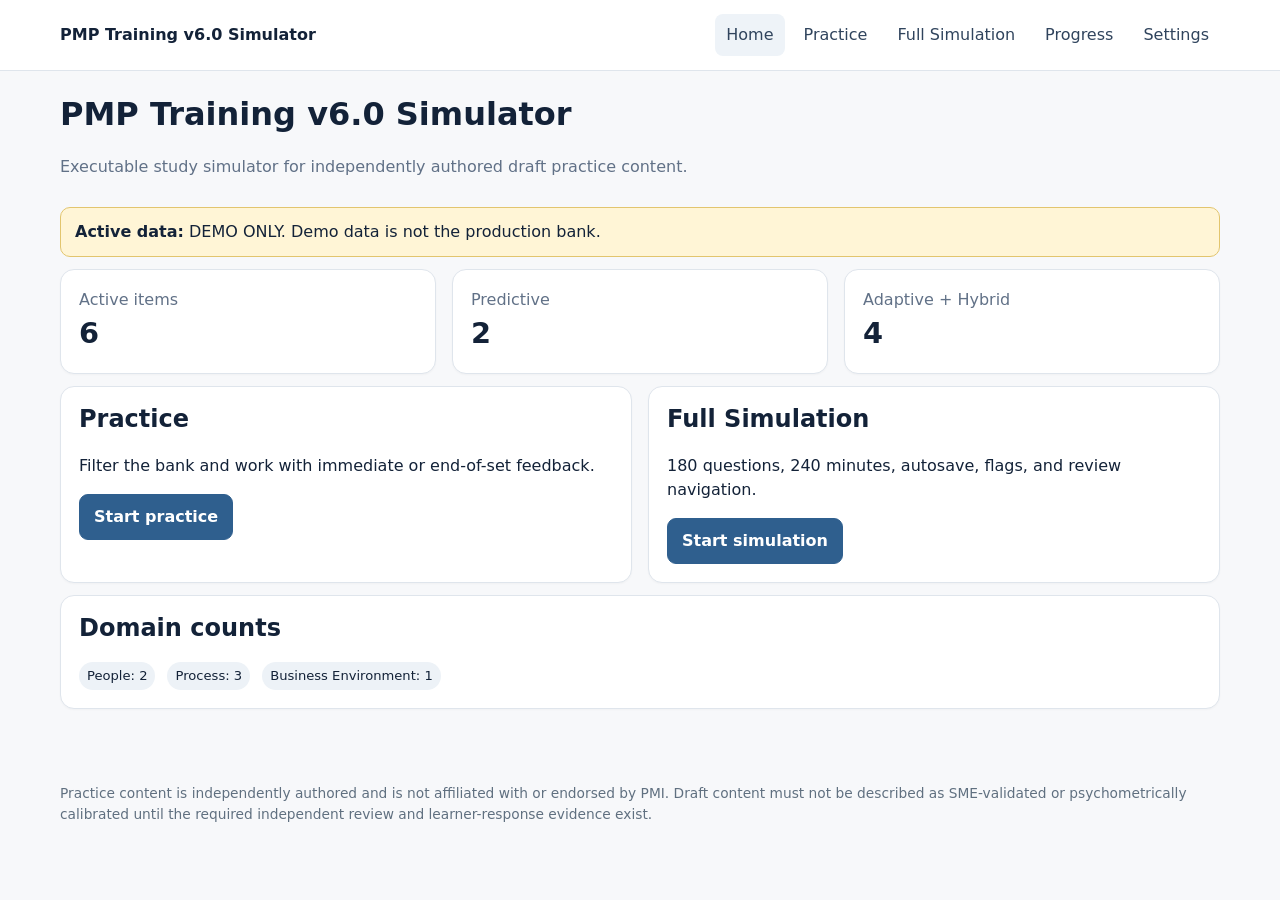
<file: index.html>
<!doctype html><html lang="en"><head><meta charset="utf-8"><meta name="viewport" content="width=device-width,initial-scale=1"><meta name="theme-color" content="#2f5f8e"><title>PMP Training v6.0 Simulator</title><link rel="manifest" href="manifest.webmanifest?v=0.2.8"><link rel="icon" href="icon-192.svg" type="image/svg+xml"><link rel="stylesheet" href="styles.css?v=0.2.8"><link rel="stylesheet" href="matching-a11y.css?v=0.2.8"><link rel="stylesheet" href="uat-fixes.css?v=0.2.8"></head><body><a class="skip-link" href="#main">Skip to content</a><div class="shell"><header class="topbar"><div class="topbar-inner"><div class="brand">PMP Training v6.0 Simulator</div><nav class="nav" aria-label="Primary"><button data-view="home">Home</button><button data-view="practice">Practice</button><button data-view="simulation">Full Simulation</button><button data-view="progress">Progress</button><button data-view="settings">Settings</button></nav></div></header><main class="main" id="main" tabindex="-1"></main><footer class="footer">Practice content is independently authored and is not affiliated with or endorsed by PMI. Draft content must not be described as SME-validated or psychometrically calibrated until the required independent review and learner-response evidence exist.</footer></div><script src="core.js?v=0.2.8"></script><script src="demo-data.js?v=0.2.8"></script><script src="app.js?v=0.2.8"></script><script src="matching-ui.js?v=0.2.8"></script><script src="accessibility-fixes.js?v=0.2.8"></script><!-- runtime-shell-v0.2.8-uat-remediation --></body></html>
</file>
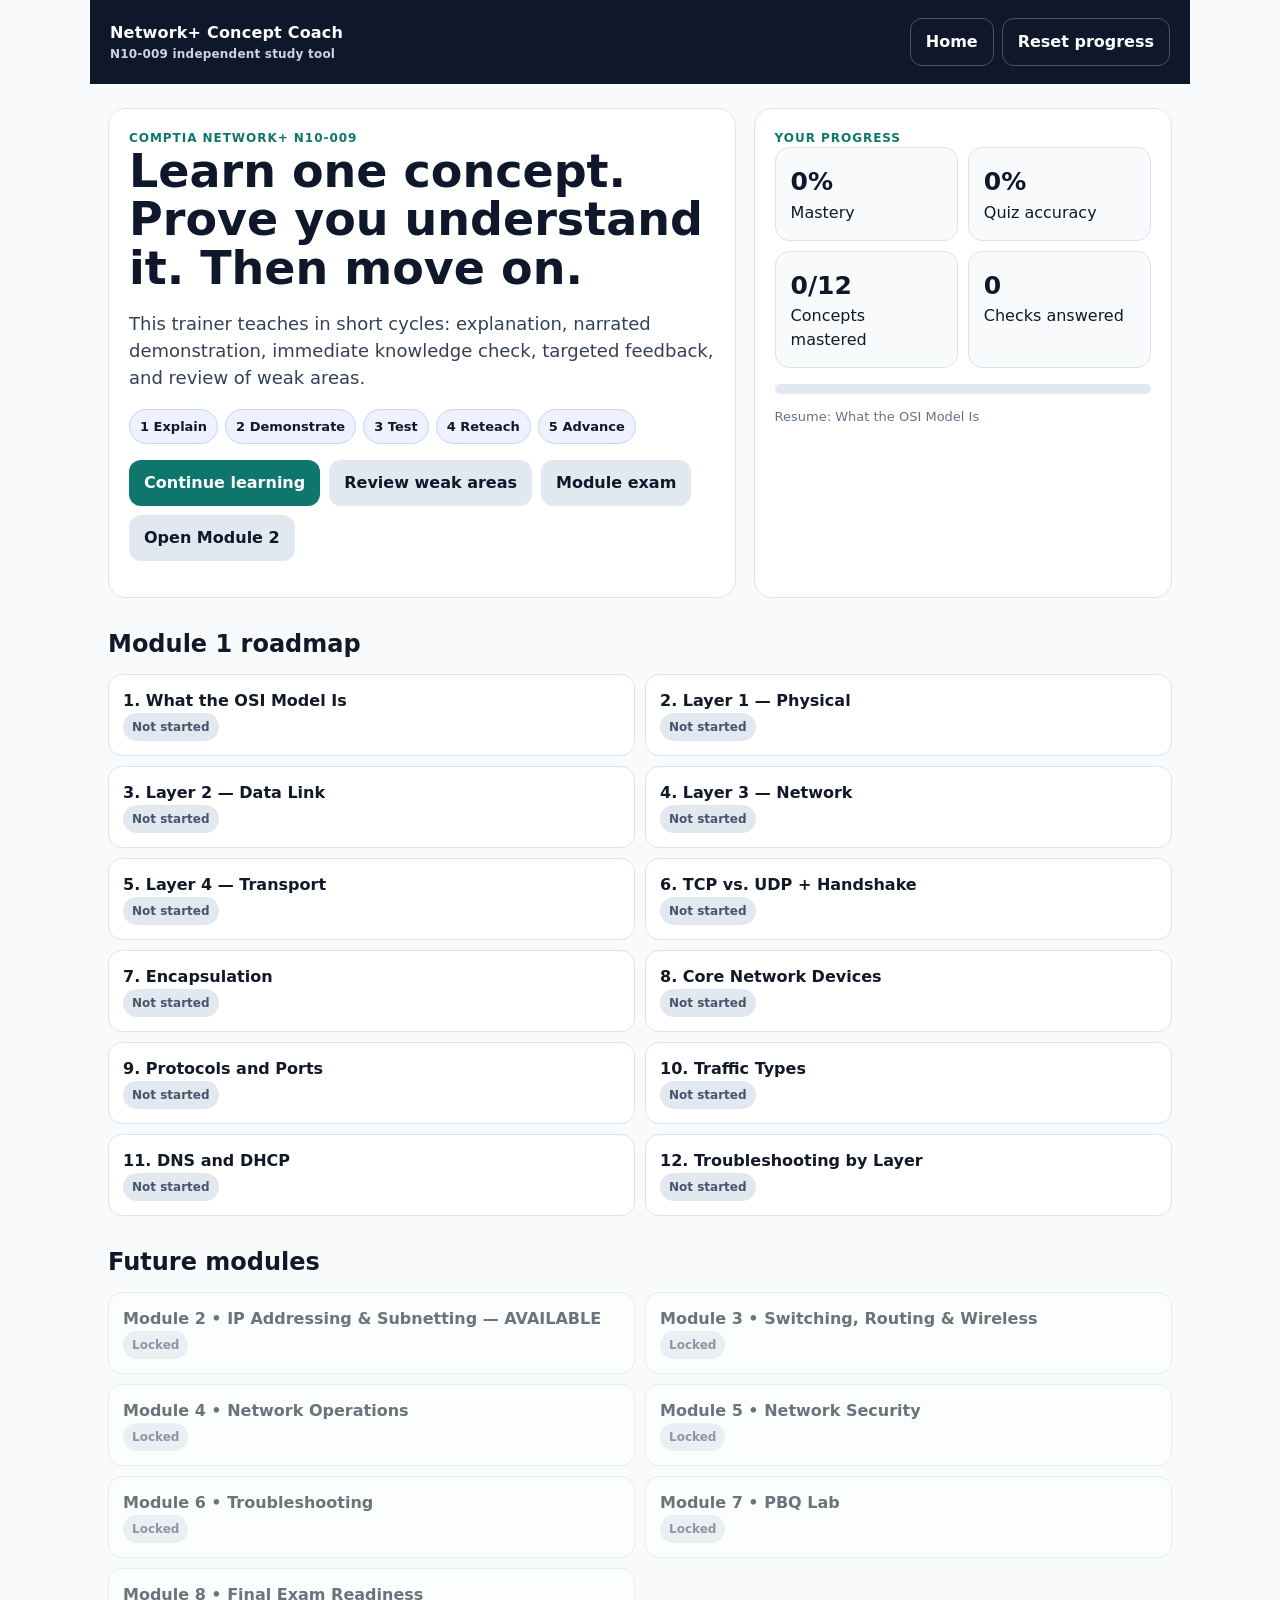
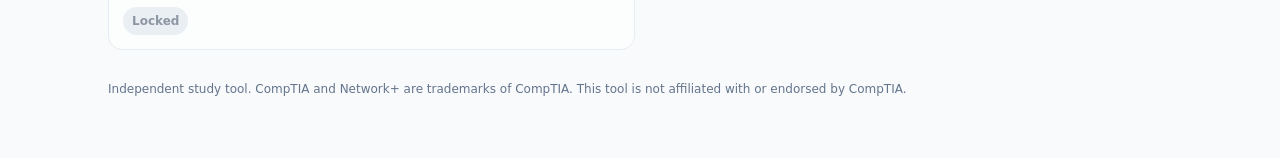
<file: network-plus/index.html>
<!doctype html>
<html lang="en">
<head>
<meta charset="utf-8">
<meta name="viewport" content="width=device-width,initial-scale=1">
<title>Network+ Concept Coach</title>
<meta name="theme-color" content="#0f172a">
<style>
:root{--navy:#0f172a;--navy2:#172554;--ink:#111827;--muted:#64748b;--line:#dbe4ee;--bg:#f8fafc;--card:#fff;--accent:#0f766e;--accent2:#ccfbf1;--good:#166534;--goodbg:#dcfce7;--bad:#991b1b;--badbg:#fee2e2;--warn:#92400e;--warnbg:#fef3c7}
*{box-sizing:border-box}body{margin:0;font-family:Inter,ui-sans-serif,system-ui,-apple-system,BlinkMacSystemFont,"Segoe UI",sans-serif;background:var(--bg);color:var(--ink);line-height:1.5}
button,select,input{font:inherit}.app{max-width:1100px;margin:auto;min-height:100vh}.topbar{background:var(--navy);color:white;padding:18px 20px;display:flex;justify-content:space-between;gap:14px;align-items:center;position:sticky;top:0;z-index:10}.brand{font-weight:800;letter-spacing:.2px}.brand small{display:block;font-size:12px;font-weight:600;color:#cbd5e1}.top-actions{display:flex;gap:8px;flex-wrap:wrap}
.btn{border:0;border-radius:12px;padding:11px 15px;min-height:44px;font-weight:750;cursor:pointer}.btn:focus-visible,.choice:focus-visible,.navbtn:focus-visible,select:focus-visible{outline:3px solid #67e8f9;outline-offset:2px}.btn-primary{background:var(--accent);color:white}.btn-secondary{background:#e2e8f0;color:#0f172a}.btn-ghost{background:transparent;color:white;border:1px solid #475569}.btn-danger{background:#b91c1c;color:white}.btn:disabled{opacity:.5;cursor:not-allowed}
main{padding:24px 18px 48px}.hero{display:grid;grid-template-columns:1.5fr 1fr;gap:18px;align-items:stretch}.panel{background:var(--card);border:1px solid var(--line);border-radius:18px;padding:20px}.hero h1{font-size:clamp(28px,6vw,46px);line-height:1.05;margin:0 0 12px;color:var(--navy)}.eyebrow{font-size:12px;font-weight:850;letter-spacing:.08em;text-transform:uppercase;color:var(--accent)}.lead{font-size:18px;color:#334155;max-width:65ch}.method{display:flex;gap:7px;flex-wrap:wrap;margin:16px 0}.chip{padding:7px 10px;background:#eef2ff;border:1px solid #c7d2fe;border-radius:999px;font-size:13px;font-weight:700}.stats{display:grid;grid-template-columns:repeat(2,1fr);gap:10px}.stat{background:#f8fafc;border:1px solid var(--line);border-radius:14px;padding:15px}.stat strong{display:block;font-size:25px;color:var(--navy)}.section-title{margin:28px 0 12px}.roadmap{display:grid;grid-template-columns:repeat(2,minmax(0,1fr));gap:10px}.road{border:1px solid var(--line);padding:14px;border-radius:14px;background:white}.road.locked{opacity:.6}.road b{display:block}.progress{height:10px;background:#e2e8f0;border-radius:999px;overflow:hidden}.progress>span{display:block;height:100%;background:var(--accent);width:0}.footer-note{font-size:12px;color:var(--muted);margin-top:30px}
.learning-grid{display:grid;grid-template-columns:250px 1fr;gap:18px}.sidebar{align-self:start;position:sticky;top:92px}.navbtn{display:flex;width:100%;text-align:left;border:1px solid var(--line);background:white;padding:10px 12px;border-radius:10px;margin:6px 0;cursor:pointer;gap:8px;align-items:center}.navbtn.active{border-color:var(--accent);background:var(--accent2)}.navbtn.mastered:after{content:"✓";margin-left:auto;color:var(--good);font-weight:900}
.lesson h2{font-size:30px;margin:6px 0 8px}.lesson h3{margin-top:24px}.concept-box{background:#f8fafc;border-left:5px solid var(--accent);padding:16px;border-radius:10px}.audio-row,.demo-controls,.lesson-actions{display:flex;gap:9px;flex-wrap:wrap;align-items:center;margin:16px 0}.speed{display:flex;gap:6px;align-items:center}.speed select{min-height:44px;border:1px solid var(--line);border-radius:10px;padding:8px 10px;background:white}
.demo{border:1px solid var(--line);border-radius:16px;background:#020617;color:white;overflow:hidden;margin:16px 0}.demo-head{padding:13px 16px;background:#111827;display:flex;justify-content:space-between;gap:12px;align-items:center}.demo-stage{min-height:230px;padding:26px;display:flex;align-items:center;justify-content:center;text-align:center;position:relative}.scene{width:100%;max-width:760px}.scene-title{font-size:22px;font-weight:800;margin-bottom:14px}.diagram{display:flex;gap:10px;justify-content:center;align-items:center;flex-wrap:wrap}.node{background:#1e293b;border:2px solid #475569;border-radius:14px;padding:14px 16px;min-width:105px}.node.active{border-color:#5eead4;box-shadow:0 0 0 3px rgba(94,234,212,.12)}.arrow{font-size:26px;color:#94a3b8}.caption{background:#111827;border-top:1px solid #334155;padding:14px 16px;min-height:62px;color:#e2e8f0}.demo-progress{height:5px;background:#334155}.demo-progress span{display:block;height:100%;background:#2dd4bf;width:0}.step-dots{display:flex;gap:6px;justify-content:center;margin-top:12px}.dot{width:9px;height:9px;border-radius:50%;background:#475569}.dot.active{background:#2dd4bf}
.question{margin-top:22px;border-top:1px solid var(--line);padding-top:20px}.choice{width:100%;text-align:left;margin:7px 0;padding:13px 14px;border-radius:12px;border:1px solid #cbd5e1;background:white;cursor:pointer;min-height:48px}.choice.selected{border-color:var(--accent);background:var(--accent2)}.choice.correct{border-color:var(--good);background:var(--goodbg)}.choice.wrong{border-color:var(--bad);background:var(--badbg)}.feedback{margin-top:14px;padding:14px;border-radius:12px}.feedback.good{background:var(--goodbg);color:#14532d}.feedback.bad{background:var(--badbg);color:#7f1d1d}.feedback.neutral{background:#eef2ff;color:#312e81}.hidden{display:none!important}.badge{display:inline-flex;border-radius:999px;padding:5px 9px;font-size:12px;font-weight:800}.badge-good{background:var(--goodbg);color:var(--good)}.badge-warn{background:var(--warnbg);color:var(--warn)}.badge-muted{background:#e2e8f0;color:#475569}
.exam-shell{max-width:800px;margin:auto}.exam-meta{display:flex;justify-content:space-between;gap:10px;flex-wrap:wrap}.exam-option{margin:9px 0}.summary-grid{display:grid;grid-template-columns:repeat(2,1fr);gap:10px}.weak-list{display:grid;gap:9px}.weak-item{border:1px solid var(--line);border-radius:12px;padding:12px;background:white}
.toast{position:fixed;right:14px;bottom:14px;background:#111827;color:white;padding:12px 14px;border-radius:12px;max-width:340px;z-index:20}
@media(max-width:760px){.hero,.learning-grid{grid-template-columns:1fr}.roadmap{grid-template-columns:1fr}.sidebar{position:static}.topbar{align-items:flex-start}.demo-stage{min-height:260px;padding:18px}.node{min-width:88px;padding:12px}.hero h1{font-size:34px}.summary-grid{grid-template-columns:1fr}}
@media(prefers-reduced-motion:reduce){*{scroll-behavior:auto!important;animation:none!important;transition:none!important}}
</style>
</head>
<body>
<div class="app" id="app">
<header class="topbar">
<div class="brand">Network+ Concept Coach<small>N10-009 independent study tool</small></div>
<div class="top-actions">
<button class="btn btn-ghost" id="homeBtn" type="button">Home</button>
<button class="btn btn-ghost" id="resetBtn" type="button">Reset progress</button>
</div>
</header>
<main id="main" aria-live="polite"></main>
</div>
<script>
(function(){
"use strict";
var STORAGE="networkplus-concept-coach-v1";
var state=loadState();
var view={screen:"home",unit:0,q:0,selected:null,answered:false,review:false,exam:null,demoTimer:null,demoStep:0,demoPlaying:false,speechRate:1};

var units=[
{id:"osi",title:"What the OSI Model Is",objective:"N10-009 • Networking Concepts",intro:"The OSI model is a seven-layer framework for describing how network communication works. On Network+, its most useful role is troubleshooting: it helps you isolate whether a problem is physical, local switching, routing, transport, or application related.",memory:"Think of the OSI model as a troubleshooting map, not merely a list to memorize.",narration:"The OSI model divides network communication into seven layers. For Network Plus, the key is not reciting the list. Use it as a troubleshooting map. If a cable is broken, start at Layer 1. If a VLAN is wrong, think Layer 2. If an IP address or route is wrong, think Layer 3. If a TCP or UDP port is involved, think Layer 4. This layered approach helps you narrow a problem instead of guessing.",demo:"osi",questions:[
{q:"A workstation shows 'network cable unplugged.' Which OSI layer should you investigate first?",opts:["Layer 1 — Physical","Layer 2 — Data Link","Layer 3 — Network","Layer 4 — Transport"],a:0,why:"A cable or physical link problem belongs to Layer 1."},
{q:"Why is the OSI model especially useful to a network technician?",opts:["It assigns public IP addresses","It provides a structured troubleshooting framework","It replaces routing tables","It encrypts network traffic"],a:1,why:"The model separates networking functions into layers, helping technicians isolate faults systematically."}]},
{id:"l1",title:"Layer 1 — Physical",objective:"N10-009 • Networking Concepts",intro:"Layer 1 handles the physical transmission of bits. It includes copper and fiber cabling, connectors, transceivers, radio signals, hubs, repeaters, signal strength, and link state.",memory:"Layer 1 asks: can a signal physically get from here to there?",narration:"Layer 1 is the physical layer. It deals with the actual transmission medium and signal. Think cables, fiber, connectors, transceivers, wireless radio, hubs, and repeaters. Typical Layer 1 failures include a broken cable, loose connector, bad transceiver, attenuation, or electromagnetic interference.",questions:[
{q:"Which problem is most clearly a Layer 1 issue?",opts:["Incorrect DNS record","Damaged Ethernet cable","Wrong default gateway","Blocked TCP port"],a:1,why:"A damaged cable prevents physical signal transmission, so it is a Layer 1 problem."},
{q:"Which device is traditionally associated with Layer 1?",opts:["Router","Layer 3 switch","Repeater","Firewall"],a:2,why:"A repeater regenerates a physical signal and is associated with Layer 1."}]},
{id:"l2",title:"Layer 2 — Data Link",objective:"N10-009 • Networking Concepts",intro:"Layer 2 moves frames across a local network. It uses MAC addresses. Ethernet switching, VLANs, 802.1Q tagging, spanning tree, and MAC address tables are central Layer 2 concepts.",memory:"Switches forward frames using MAC addresses.",narration:"Layer 2 is the Data Link layer. Its key addressing concept is the MAC address, and its key device is the Ethernet switch. A switch learns which MAC addresses are reachable through which ports and forwards frames accordingly. VLANs also operate at this layer.",demo:"switchrouter",questions:[
{q:"A switch decides where to forward an Ethernet frame primarily by examining what?",opts:["Destination TCP port","Destination MAC address","Destination URL","DNS server address"],a:1,why:"Layer 2 switches forward Ethernet frames based on destination MAC addresses."},
{q:"Which technology is primarily a Layer 2 segmentation mechanism?",opts:["VLAN","NAT","DNS","OSPF"],a:0,why:"VLANs create separate Layer 2 broadcast domains on switching infrastructure."}]},
{id:"l3",title:"Layer 3 — Network",objective:"N10-009 • Networking Concepts",intro:"Layer 3 handles logical addressing and routing between different IP networks. Routers examine destination IP addresses and routing tables to choose a next hop.",memory:"Layer 3 asks: which network is the destination on, and where should this packet go next?",narration:"Layer 3 is the Network layer. IP addresses live here. Routers use destination IP networks and routing tables to forward packets between networks. If a host has the wrong IP address, subnet mask, or default gateway, Layer 3 is a strong place to investigate.",demo:"switchrouter",questions:[
{q:"Which device primarily forwards packets between different IP networks?",opts:["Hub","Router","Repeater","Access point"],a:1,why:"Routers operate primarily at Layer 3 and forward packets between IP networks."},
{q:"Which item belongs most directly to Layer 3?",opts:["MAC address","RJ45 connector","IPv4 address","TCP port 443"],a:2,why:"IPv4 and IPv6 logical addressing are Layer 3 functions."}]},
{id:"l4",title:"Layer 4 — Transport",objective:"N10-009 • Networking Concepts",intro:"Layer 4 provides end-to-end transport using TCP or UDP. Port numbers identify application services. TCP provides connection-oriented reliability; UDP has lower overhead and no delivery guarantee.",memory:"Layer 4 = TCP, UDP, ports, end-to-end transport.",narration:"Layer 4 is the Transport layer. TCP and UDP are the major protocols here. Port numbers identify application services. TCP creates a connection and supports acknowledgments, sequencing, retransmission, and flow control. UDP does not establish a TCP-style connection and has lower overhead.",questions:[
{q:"Which pair operates at Layer 4?",opts:["ARP and Ethernet","TCP and UDP","IPv4 and IPv6","HTTP and DNS"],a:1,why:"TCP and UDP are transport-layer protocols."},
{q:"A firewall rule blocks TCP port 443. Which OSI layer is directly involved in the port number?",opts:["Layer 1","Layer 2","Layer 3","Layer 4"],a:3,why:"TCP and UDP port numbers are Transport-layer identifiers."}]},
{id:"tcpudp",title:"TCP vs. UDP + Handshake",objective:"N10-009 • Networking Concepts",intro:"TCP is connection-oriented and emphasizes reliable ordered delivery. UDP is connectionless and emphasizes low overhead. TCP establishes a session with the three-way handshake: SYN, SYN-ACK, ACK.",memory:"TCP handshake: SYN → SYN-ACK → ACK.",narration:"TCP and UDP solve different transport needs. TCP is connection-oriented and uses acknowledgments, sequencing, and retransmissions to support reliable delivery. UDP has less overhead because it does not establish a TCP-style connection or guarantee delivery. Before TCP data transfer, the three-way handshake is SYN, SYN-ACK, and ACK.",demo:"tcp",questions:[
{q:"What is the correct TCP three-way handshake sequence?",opts:["ACK → SYN → FIN","SYN → SYN-ACK → ACK","SYN → ACK → RST","FIN → FIN-ACK → ACK"],a:1,why:"TCP connection establishment uses SYN, SYN-ACK, then ACK."},
{q:"Which transport protocol is generally preferred when low overhead is more important than guaranteed delivery?",opts:["TCP","UDP","ARP","ICMP"],a:1,why:"UDP reduces overhead by not providing TCP's connection and reliability mechanisms."}]},
{id:"encap",title:"Encapsulation",objective:"N10-009 • Networking Concepts",intro:"As application data moves down the networking stack, each layer adds information needed for delivery. A useful Network+ sequence is data → segment/datagram → packet → frame → bits.",memory:"Transport = segment/datagram, Network = packet, Data Link = frame, Physical = bits.",narration:"Encapsulation describes how data is prepared for transmission. Application data reaches Layer 4 and becomes a TCP segment or UDP datagram. Layer 3 places that inside an IP packet. Layer 2 places the packet inside an Ethernet frame. Layer 1 transmits the frame as bits. The receiver reverses the process.",demo:"osi",questions:[
{q:"At which layer is the term 'packet' most commonly used?",opts:["Physical","Data Link","Network","Transport"],a:2,why:"The Layer 3 protocol data unit is commonly called a packet."},
{q:"Which sequence is correct from higher to lower layers?",opts:["Data → packet → segment → bits → frame","Data → segment → packet → frame → bits","Frame → packet → segment → data → bits","Data → frame → packet → segment → bits"],a:1,why:"The common encapsulation sequence is data, segment/datagram, packet, frame, then bits."}]},
{id:"devices",title:"Core Network Devices",objective:"N10-009 • Networking Concepts",intro:"Network+ expects you to identify the purpose of common infrastructure: switches connect LAN devices, routers connect IP networks, firewalls enforce traffic policy, IDS detects, IPS can block, proxies act on behalf of clients, load balancers distribute requests, and VPNs create encrypted tunnels.",memory:"Know what problem each device solves.",narration:"Core network devices have distinct roles. Switches forward local frames. Routers forward IP packets between networks. Firewalls permit or deny traffic based on policy. An IDS detects suspicious traffic, while an IPS can actively block it. A proxy communicates on behalf of another system. A load balancer distributes requests across servers. A VPN creates an encrypted tunnel across an untrusted network.",questions:[
{q:"A company has three web servers and wants incoming sessions distributed across them. Which device is most appropriate?",opts:["Load balancer","IDS","NAS","Repeater"],a:0,why:"A load balancer distributes client requests among multiple backend servers."},
{q:"Which system is designed to detect suspicious traffic and can actively block it?",opts:["IDS","IPS","Proxy","DHCP server"],a:1,why:"An IPS combines detection with prevention/blocking capability."}]},
{id:"ports",title:"Protocols and Ports",objective:"N10-009 • Networking Concepts",intro:"Port numbers help identify application services. Learn them in context rather than as isolated numbers: SSH 22 is secure remote administration, DNS 53 resolves names, HTTPS 443 secures web traffic, and so on.",memory:"Build associations: service purpose + protocol + port.",narration:"Network Plus requires recognition of common ports. Key examples include SSH and SFTP on 22, DNS on 53, DHCP on 67 and 68, HTTP on 80, HTTPS on 443, SMB on 445, RDP on 3389, NTP on 123, LDAP on 389, and SNMP on 161 with traps commonly on 162. Learn the service purpose together with the number.",demo:"dnsdhcp",questions:[
{q:"A user can access a server with HTTP but not HTTPS. Which port should you investigate first?",opts:["22","53","80","443"],a:3,why:"HTTPS normally uses TCP port 443."},
{q:"Which ports are associated with DHCP client/server communication?",opts:["20/21","53/54","67/68","161/162"],a:2,why:"DHCP uses UDP ports 67 and 68."},
{q:"Which protocol normally uses port 3389?",opts:["RDP","LDAP","SIP","SNMP"],a:0,why:"Remote Desktop Protocol commonly uses TCP 3389."}]},
{id:"traffic",title:"Traffic Types",objective:"N10-009 • Networking Concepts",intro:"Unicast is one-to-one. Broadcast targets all hosts in a broadcast domain. Multicast targets a subscribed group. Anycast uses the same address on multiple systems and routing directs a client to an appropriate instance.",memory:"Uni = one, broad = all local, multi = group, any = one of several instances.",narration:"Traffic types describe who receives a transmission. Unicast is one sender to one receiver. Broadcast is one sender to all hosts in the local broadcast domain. Multicast sends to a subscribed group. Anycast places the same address on multiple systems and lets routing direct the client to an appropriate instance.",questions:[
{q:"A single sender transmits to a subscribed group of receivers. What traffic type is this?",opts:["Unicast","Broadcast","Multicast","Anycast"],a:2,why:"Multicast delivers traffic to members of a subscribed group."},
{q:"Which traffic type is one sender to one receiver?",opts:["Unicast","Broadcast","Multicast","Anycast"],a:0,why:"Unicast is direct one-to-one communication."}]},
{id:"dnsdhcp",title:"DNS and DHCP",objective:"N10-009 • Networking Concepts",intro:"DNS maps names to IP addresses. DHCP automatically provides IP configuration. The common DHCP exchange is DORA: Discover, Offer, Request, Acknowledge.",memory:"DNS = names. DHCP = configuration. DORA = Discover, Offer, Request, Acknowledge.",narration:"DNS and DHCP are foundational network services. DNS resolves names such as a website hostname into IP addresses. DHCP supplies settings such as an IP address, subnet mask, default gateway, and DNS server. The basic DHCP exchange is Discover, Offer, Request, Acknowledge, remembered as DORA.",demo:"dnsdhcp",questions:[
{q:"A PC can ping 8.8.8.8 but cannot reach example.com by name. Which service should you investigate first?",opts:["DHCP","DNS","NTP","SNMP"],a:1,why:"IP connectivity works, but hostname resolution fails, which points to DNS."},
{q:"Which DHCP message normally follows DHCP Discover?",opts:["Acknowledge","Release","Offer","Request"],a:2,why:"The server responds to a DHCP Discover with an Offer."}]},
{id:"trouble",title:"Troubleshooting by Layer",objective:"N10-009 • Network Troubleshooting",intro:"Effective troubleshooting is systematic. Start with the symptom and test the lowest plausible layer first: physical link, Layer 2/VLAN, IP configuration and gateway, external reachability, DNS, then application/port behavior.",memory:"Do not guess. Isolate the lowest plausible failure domain and move upward.",narration:"Layered troubleshooting prevents random changes. First verify the physical link. Then check local switching and VLAN membership. Next verify IP address, subnet mask, and default gateway. Test reachability to the gateway and then an outside IP. If IP connectivity works but names fail, check DNS. Finally test application ports and services. This sequence narrows the fault efficiently.",demo:"trouble",questions:[
{q:"A PC has no link light. What should you check first?",opts:["DNS zone","Cable and physical interface","Default route on the Internet edge","HTTPS certificate"],a:1,why:"No link light indicates a Layer 1 condition, so inspect the cable/interface first."},
{q:"A PC can ping its gateway and 8.8.8.8, but web names fail. What is the next best check?",opts:["Replace the switch","Check DNS resolution","Change the VLAN","Replace the Ethernet cable"],a:1,why:"Successful IP reachability with failed name access strongly suggests DNS."}]}
];

var examBank=[
["Which OSI layer is responsible for logical addressing and routing?",["Layer 1","Layer 2","Layer 3","Layer 4"],2,"l3"],
["Which device forwards frames using MAC addresses?",["Router","Switch","Firewall","Load balancer"],1,"l2"],
["Which protocol uses port 443?",["SSH","HTTPS","DNS","SMTP"],1,"ports"],
["Which protocol is connection-oriented?",["UDP","TCP","ARP","ICMP"],1,"tcpudp"],
["Which sequence is the TCP handshake?",["SYN, SYN-ACK, ACK","ACK, FIN, SYN","SYN, RST, ACK","FIN, FIN-ACK, ACK"],0,"tcpudp"],
["Which service translates hostnames into IP addresses?",["DHCP","DNS","SNMP","NTP"],1,"dnsdhcp"],
["A host reaches 8.8.8.8 but not example.com. Most likely issue?",["Layer 1","DNS","VLAN trunk","Duplex"],1,"dnsdhcp"],
["DHCP uses which ports?",["20/21","53/54","67/68","161/162"],2,"ports"],
["Which device connects different IP networks?",["Hub","Router","Repeater","Patch panel"],1,"l3"],
["Which system detects suspicious traffic and alerts?",["IDS","Load balancer","NAS","Proxy"],0,"devices"],
["Raw bits are transmitted at which OSI layer?",["Physical","Data Link","Network","Transport"],0,"l1"],
["Ethernet frames are associated with which layer?",["Physical","Data Link","Network","Transport"],1,"l2"],
["A Layer 3 PDU is commonly called a what?",["Bit","Frame","Packet","Segment"],2,"encap"],
["SSH commonly uses which port?",["21","22","23","25"],1,"ports"],
["Which protocol synchronizes clocks?",["NTP","SNMP","SMB","SIP"],0,"ports"],
["One sender to one receiver is what traffic type?",["Multicast","Broadcast","Anycast","Unicast"],3,"traffic"],
["Which device distributes requests across servers?",["Proxy","Load balancer","Router","IDS"],1,"devices"],
["Which technology creates an encrypted tunnel?",["VLAN","VPN","DHCP","NAT"],1,"devices"],
["'Network cable unplugged' points first to which layer?",["Layer 1","Layer 3","Layer 4","Layer 7"],0,"trouble"],
["Which command/service area is most relevant when names do not resolve?",["DNS","NTP","SNMP","ARP cache only"],0,"dnsdhcp"],
["Which system can detect and block malicious network traffic?",["IDS","IPS","NAS","DHCP"],1,"devices"],
["RDP commonly uses which port?",["389","445","1433","3389"],3,"ports"],
["Which traffic type targets a subscribed group?",["Unicast","Broadcast","Multicast","Anycast"],2,"traffic"],
["What comes after DHCP Offer in DORA?",["Request","Discover","Acknowledge","Release"],0,"dnsdhcp"],
["Which encapsulation order is correct?",["Data, segment, packet, frame, bits","Data, frame, packet, segment, bits","Bits, frame, packet, segment, data","Packet, segment, data, frame, bits"],0,"encap"]
];

var demos={
osi:[
{title:"Application data begins at the top",nodes:["Application data","Transport","Network","Data Link","Physical"],active:0,cap:"An application creates data that must be sent across the network."},
{title:"Transport adds delivery information",nodes:["Application data","TCP/UDP segment","Network","Data Link","Physical"],active:1,cap:"Layer 4 adds TCP or UDP transport information."},
{title:"Network adds IP addressing",nodes:["Application data","Segment","IP packet","Data Link","Physical"],active:2,cap:"Layer 3 adds source and destination IP information."},
{title:"Data Link creates a frame",nodes:["Application data","Segment","Packet","Ethernet frame","Physical"],active:3,cap:"Layer 2 adds local delivery information such as MAC addressing."},
{title:"Physical transmits bits",nodes:["Application data","Segment","Packet","Frame","Bits"],active:4,cap:"Layer 1 transmits the result as electrical, optical, or radio signals."}],
switchrouter:[
{title:"Inside the local LAN",nodes:["PC A","Switch","PC B"],active:1,cap:"The switch checks the destination MAC address to forward the Ethernet frame locally."},
{title:"Destination is on another network",nodes:["PC A","Switch","Router","Remote network"],active:2,cap:"The router examines the destination IP network and selects a next hop."},
{title:"Key distinction",nodes:["Switch = MAC + frame","Router = IP + packet"],active:0,cap:"For Network+: switch primarily means Layer 2 frames and MAC addresses; router means Layer 3 packets and IP routes."}],
tcp:[
{title:"Step 1 — SYN",nodes:["Client: SYN","Server"],active:0,cap:"The client asks to establish a TCP connection by sending SYN."},
{title:"Step 2 — SYN-ACK",nodes:["Client","Server: SYN-ACK"],active:1,cap:"The server acknowledges and sends its own synchronization request."},
{title:"Step 3 — ACK",nodes:["Client: ACK","Connection established"],active:0,cap:"The client acknowledges. The TCP connection is established."}],
dnsdhcp:[
{title:"DNS lookup",nodes:["example.com","DNS server","93.184.x.x"],active:1,cap:"DNS receives a hostname query and returns an IP address."},
{title:"DHCP Discover",nodes:["Client: Discover","DHCP server"],active:0,cap:"A client without configuration broadcasts a DHCP Discover."},
{title:"DHCP Offer",nodes:["Client","Server: Offer"],active:1,cap:"A DHCP server offers configuration."},
{title:"DHCP Request",nodes:["Client: Request","DHCP server"],active:0,cap:"The client requests the offered configuration."},
{title:"DHCP Acknowledge",nodes:["Client configured","Server: ACK"],active:1,cap:"The server acknowledges the lease. DORA is complete."}],
trouble:[
{title:"1. Physical",nodes:["Cable/link","Switch/VLAN","IP/gateway","DNS","Application"],active:0,cap:"Start by confirming link, cable, signal, and interface state."},
{title:"2. Data Link",nodes:["Cable/link","Switch/VLAN","IP/gateway","DNS","Application"],active:1,cap:"Verify local switching, VLAN assignment, and Layer 2 connectivity."},
{title:"3. Network",nodes:["Cable/link","Switch/VLAN","IP/gateway","DNS","Application"],active:2,cap:"Check IP address, subnet mask, gateway, and routing."},
{title:"4. Name resolution",nodes:["Cable/link","Switch/VLAN","IP/gateway","DNS","Application"],active:3,cap:"If IP reachability works but names fail, test DNS."},
{title:"5. Application/port",nodes:["Cable/link","Switch/VLAN","IP/gateway","DNS","Application"],active:4,cap:"Finally test the application service and required TCP or UDP port."}]
};

function defaultState(){return{progress:{},lastUnit:0,totalCorrect:0,totalAnswered:0};}
function loadState(){try{return Object.assign(defaultState(),JSON.parse(localStorage.getItem(STORAGE)||"{}"));}catch(e){return defaultState();}}
function save(){localStorage.setItem(STORAGE,JSON.stringify(state));}
function unitProgress(id){if(!state.progress[id])state.progress[id]={correct:0,answered:0,mastered:false};return state.progress[id];}
function pct(){var mastered=units.filter(function(u){return unitProgress(u.id).mastered;}).length;return Math.round(mastered/units.length*100);}
function accuracy(){return state.totalAnswered?Math.round(state.totalCorrect/state.totalAnswered*100):0;}
function escapeHtml(s){return String(s).replace(/[&<>"']/g,function(c){return({"&":"&amp;","<":"&lt;",">":"&gt;",'"':"&quot;","'":"&#039;"})[c];});}
function stopSpeech(){if("speechSynthesis" in window)window.speechSynthesis.cancel();}
function stopDemo(){if(view.demoTimer){clearInterval(view.demoTimer);view.demoTimer=null;}view.demoPlaying=false;}
function setScreen(name){stopSpeech();stopDemo();view.screen=name;window.scrollTo(0,0);render();}

function home(){
var mastered=units.filter(function(u){return unitProgress(u.id).mastered;}).length;
var next=Math.min(state.lastUnit||0,units.length-1);
return '<section class="hero"><div class="panel"><div class="eyebrow">CompTIA Network+ N10-009</div><h1>Learn one concept. Prove you understand it. Then move on.</h1><p class="lead">This trainer teaches in short cycles: explanation, narrated demonstration, immediate knowledge check, targeted feedback, and review of weak areas.</p><div class="method"><span class="chip">1 Explain</span><span class="chip">2 Demonstrate</span><span class="chip">3 Test</span><span class="chip">4 Reteach</span><span class="chip">5 Advance</span></div><div class="lesson-actions"><button class="btn btn-primary" data-action="continue">Continue learning</button><button class="btn btn-secondary" data-action="weak">Review weak areas</button><button class="btn btn-secondary" data-action="exam">Module exam</button><a class="btn btn-secondary" href="module2.html" style="text-decoration:none">Open Module 2</a></div></div><div class="panel"><div class="eyebrow">Your progress</div><div class="stats"><div class="stat"><strong>'+pct()+'%</strong>Mastery</div><div class="stat"><strong>'+accuracy()+'%</strong>Quiz accuracy</div><div class="stat"><strong>'+mastered+'/'+units.length+'</strong>Concepts mastered</div><div class="stat"><strong>'+(state.totalAnswered||0)+'</strong>Checks answered</div></div><div style="margin-top:16px"><div class="progress"><span style="width:'+pct()+'%"></span></div><p style="color:var(--muted);font-size:13px">Resume: '+escapeHtml(units[next].title)+'</p></div></div></section>'
+'<h2 class="section-title">Module 1 roadmap</h2><div class="roadmap">'+units.map(function(u,i){var p=unitProgress(u.id);return '<div class="road"><b>'+(i+1)+'. '+escapeHtml(u.title)+'</b><span class="badge '+(p.mastered?'badge-good':p.answered?'badge-warn':'badge-muted')+'">'+(p.mastered?'Mastered':p.answered?'In progress':'Not started')+'</span></div>';}).join("")+'</div>'
+'<h2 class="section-title">Future modules</h2><div class="roadmap">'+["Module 2 • IP Addressing & Subnetting — AVAILABLE","Module 3 • Switching, Routing & Wireless","Module 4 • Network Operations","Module 5 • Network Security","Module 6 • Troubleshooting","Module 7 • PBQ Lab","Module 8 • Final Exam Readiness"].map(function(x){return '<div class="road locked"><b>'+x+'</b><span class="badge badge-muted">Locked</span></div>';}).join("")+'</div>'
+'<p class="footer-note">Independent study tool. CompTIA and Network+ are trademarks of CompTIA. This tool is not affiliated with or endorsed by CompTIA.</p>';
}

function lesson(){
var u=units[view.unit],p=unitProgress(u.id),q=u.questions[view.q];
return '<div class="learning-grid"><aside class="sidebar panel"><div class="eyebrow">Module 1</div>'+units.map(function(x,i){return '<button class="navbtn '+(i===view.unit?'active ':'')+(unitProgress(x.id).mastered?'mastered':'')+'" data-unit="'+i+'" type="button"><span>'+(i+1)+'</span><span>'+escapeHtml(x.title)+'</span></button>';}).join("")+'</aside><section class="panel lesson"><div class="eyebrow">'+u.objective+'</div><h2>'+escapeHtml(u.title)+'</h2><span class="badge '+(p.mastered?'badge-good':'badge-muted')+'">'+(p.mastered?'Mastered':'Mastery target 80%')+'</span><h3>Concept</h3><div class="concept-box"><p>'+escapeHtml(u.intro)+'</p><b>'+escapeHtml(u.memory)+'</b></div>'
+audioControls()
+(u.demo?demoMarkup(u.demo):'')
+'<div class="question"><div class="eyebrow">Check understanding '+(view.q+1)+' of '+u.questions.length+'</div><h3>'+escapeHtml(q.q)+'</h3><div role="radiogroup" aria-label="Answer choices">'+q.opts.map(function(o,i){var cls="choice";if(view.selected===i)cls+=" selected";if(view.answered&&i===q.a)cls+=" correct";if(view.answered&&view.selected===i&&i!==q.a)cls+=" wrong";return '<button class="'+cls+'" data-choice="'+i+'" '+(view.answered?'disabled':'')+' type="button">'+String.fromCharCode(65+i)+'. '+escapeHtml(o)+'</button>';}).join("")+'</div>'
+(!view.answered?'<button class="btn btn-primary" data-action="submit" '+(view.selected===null?'disabled':'')+' type="button">Submit answer</button>':feedbackMarkup(q))
+'</div></section></div>';
}

function audioControls(){
return '<h3>Audio explanation</h3><div class="audio-row"><button class="btn btn-primary" data-action="speak" type="button">▶ Play narration</button><button class="btn btn-secondary" data-action="pauseSpeech" type="button">Pause</button><button class="btn btn-secondary" data-action="resumeSpeech" type="button">Resume</button><button class="btn btn-secondary" data-action="stopSpeech" type="button">Stop</button><div class="speed"><label for="speed">Speed</label><select id="speed"><option value=".75">0.75×</option><option value="1" selected>1×</option><option value="1.25">1.25×</option></select></div></div>';
}
function demoMarkup(key){
var frames=demos[key]||[],f=frames[Math.min(view.demoStep,frames.length-1)]||frames[0];
return '<h3>Watch demo</h3><div class="demo" data-demo="'+key+'"><div class="demo-head"><b>Animated explainer</b><span>'+(view.demoStep+1)+' / '+frames.length+'</span></div><div class="demo-progress"><span style="width:'+((view.demoStep+1)/frames.length*100)+'%"></span></div><div class="demo-stage"><div class="scene"><div class="scene-title">'+escapeHtml(f.title)+'</div><div class="diagram">'+f.nodes.map(function(n,i){return '<div class="node '+(i===f.active?'active':'')+'">'+escapeHtml(n)+'</div>'+(i<f.nodes.length-1?'<div class="arrow">→</div>':'');}).join("")+'</div><div class="step-dots">'+frames.map(function(_,i){return '<span class="dot '+(i===view.demoStep?'active':'')+'"></span>';}).join("")+'</div></div></div><div class="caption"><b>Caption:</b> '+escapeHtml(f.cap)+'</div><div class="demo-controls" style="padding:0 14px 14px"><button class="btn btn-primary" data-action="demoPlay" type="button">'+(view.demoPlaying?'Pause':'Play')+'</button><button class="btn btn-secondary" data-action="demoPrev" type="button">Previous</button><button class="btn btn-secondary" data-action="demoNext" type="button">Next</button><button class="btn btn-secondary" data-action="demoRestart" type="button">Restart</button></div></div>';
}
function feedbackMarkup(q){
var ok=view.selected===q.a;
var next=view.q<units[view.unit].questions.length-1;
return '<div class="feedback '+(ok?'good':'bad')+'"><b>'+(ok?'Correct.':'Not yet.')+'</b> '+escapeHtml(q.why)+(ok?'':' Review the concept above, then try a closely related question before moving on.')+'</div><div class="lesson-actions">'+(ok?(next?'<button class="btn btn-primary" data-action="nextQ">Next check</button>':'<button class="btn btn-primary" data-action="completeUnit">Complete concept</button>'):'<button class="btn btn-primary" data-action="retry">Try again</button>')+'<button class="btn btn-secondary" data-action="reviewConcept">Review concept</button></div>';
}

function weakView(){
var weak=units.map(function(u,i){var p=unitProgress(u.id);var acc=p.answered?Math.round(p.correct/p.answered*100):0;return{u:u,i:i,p:p,acc:acc};}).filter(function(x){return x.p.answered>0&&!x.p.mastered;});
return '<section class="panel"><div class="eyebrow">Adaptive review</div><h1>Weak areas</h1><p>These concepts have been attempted but are below the 80% mastery threshold.</p><div class="weak-list">'+(weak.length?weak.map(function(x){return '<div class="weak-item"><b>'+escapeHtml(x.u.title)+'</b><div>'+x.acc+'% accuracy across '+x.p.answered+' attempt(s)</div><button class="btn btn-primary" data-unit="'+x.i+'" style="margin-top:8px">Review</button></div>';}).join(""):'<div class="feedback neutral">No weak areas are recorded yet. Complete concept checks to build an adaptive review list.</div>')+'</div></section>';
}

function startExam(){
var shuffled=examBank.slice().sort(function(){return Math.random()-.5;}).slice(0,20);
view.exam={qs:shuffled,index:0,selected:null,answers:[],finished:false};
setScreen("exam");
}
function exam(){
if(!view.exam)return '<section class="panel exam-shell"><h1>Module 1 Exam</h1><p>20 shuffled questions. Answers are revealed only after completion.</p><button class="btn btn-primary" data-action="startExam">Start exam</button></section>';
if(view.exam.finished)return examSummary();
var x=view.exam.qs[view.exam.index];
return '<section class="panel exam-shell"><div class="exam-meta"><span class="eyebrow">Module 1 Exam</span><b>Question '+(view.exam.index+1)+' / '+view.exam.qs.length+'</b></div><div class="progress" style="margin:12px 0 24px"><span style="width:'+((view.exam.index)/view.exam.qs.length*100)+'%"></span></div><h2>'+escapeHtml(x[0])+'</h2>'+x[1].map(function(o,i){return '<button class="choice exam-option '+(view.exam.selected===i?'selected':'')+'" data-exam-choice="'+i+'" type="button">'+String.fromCharCode(65+i)+'. '+escapeHtml(o)+'</button>';}).join("")+'<div class="lesson-actions"><button class="btn btn-primary" data-action="examNext" '+(view.exam.selected===null?'disabled':'')+'>'+(view.exam.index===view.exam.qs.length-1?'Finish exam':'Next question')+'</button></div></section>';
}
function examSummary(){
var e=view.exam,correct=0,by={};
e.qs.forEach(function(x,i){var ok=e.answers[i]===x[2];if(ok)correct++;if(!by[x[3]])by[x[3]]={c:0,n:0};by[x[3]].n++;if(ok)by[x[3]].c++;});
var score=Math.round(correct/e.qs.length*100);
return '<section class="panel exam-shell"><div class="eyebrow">Exam complete</div><h1>'+score+'%</h1><p>'+correct+' of '+e.qs.length+' correct.</p><div class="feedback '+(score>=80?'good':'bad')+'">'+(score>=80?'You met the 80% module target.':'Review the lowest-scoring concepts before retaking the exam.')+'</div><h2>Score by concept</h2><div class="summary-grid">'+Object.keys(by).map(function(id){var u=units.find(function(z){return z.id===id;});var s=Math.round(by[id].c/by[id].n*100);return '<div class="stat"><strong>'+s+'%</strong>'+escapeHtml(u?u.title:id)+'</div>';}).join("")+'</div><div class="lesson-actions"><button class="btn btn-primary" data-action="weak">Review weak areas</button><button class="btn btn-secondary" data-action="restartExam">Retake exam</button></div></section>';
}

function render(){
var main=document.getElementById("main");
if(view.screen==="home")main.innerHTML=home();
else if(view.screen==="lesson")main.innerHTML=lesson();
else if(view.screen==="weak")main.innerHTML=weakView();
else if(view.screen==="exam")main.innerHTML=exam();
wire();
}
function wire(){
var main=document.getElementById("main");
main.querySelectorAll("[data-unit]").forEach(function(b){b.addEventListener("click",function(){view.unit=parseInt(b.dataset.unit,10);state.lastUnit=view.unit;view.q=0;view.selected=null;view.answered=false;view.demoStep=0;setScreen("lesson");});});
main.querySelectorAll("[data-choice]").forEach(function(b){b.addEventListener("click",function(){view.selected=parseInt(b.dataset.choice,10);render();});});
main.querySelectorAll("[data-exam-choice]").forEach(function(b){b.addEventListener("click",function(){view.exam.selected=parseInt(b.dataset.examChoice,10);render();});});
main.querySelectorAll("[data-action]").forEach(function(b){b.addEventListener("click",function(){act(b.dataset.action);});});
var sp=document.getElementById("speed");if(sp)sp.addEventListener("change",function(){view.speechRate=parseFloat(sp.value)||1;});
}
function act(a){
if(a==="continue"){view.unit=Math.min(state.lastUnit||0,units.length-1);view.q=0;view.selected=null;view.answered=false;view.demoStep=0;setScreen("lesson");}
else if(a==="weak")setScreen("weak");
else if(a==="exam")setScreen("exam");
else if(a==="startExam"||a==="restartExam")startExam();
else if(a==="submit"){
if(view.selected===null)return;var u=units[view.unit],q=u.questions[view.q],ok=view.selected===q.a,p=unitProgress(u.id);p.answered++;state.totalAnswered++;if(ok){p.correct++;state.totalCorrect++;}p.mastered=p.answered>=2&&(p.correct/p.answered)>=.8;save();view.answered=true;render();}
else if(a==="retry"){view.selected=null;view.answered=false;render();}
else if(a==="reviewConcept"){view.selected=null;view.answered=false;window.scrollTo(0,0);render();}
else if(a==="nextQ"){view.q++;view.selected=null;view.answered=false;render();}
else if(a==="completeUnit"){var p=unitProgress(units[view.unit].id);p.mastered=(p.answered>0&&p.correct/p.answered>=.8);if(p.mastered&&view.unit<units.length-1){view.unit++;state.lastUnit=view.unit;view.q=0;view.selected=null;view.answered=false;view.demoStep=0;save();render();window.scrollTo(0,0);}else{save();setScreen("home");}}
else if(a==="speak"){speakCurrent();}
else if(a==="pauseSpeech"){if("speechSynthesis" in window)window.speechSynthesis.pause();}
else if(a==="resumeSpeech"){if("speechSynthesis" in window)window.speechSynthesis.resume();}
else if(a==="stopSpeech"){stopSpeech();}
else if(a==="demoPlay"){toggleDemo();}
else if(a==="demoNext"){stepDemo(1);}
else if(a==="demoPrev"){stepDemo(-1);}
else if(a==="demoRestart"){stopDemo();view.demoStep=0;render();}
else if(a==="examNext"){if(view.exam.selected===null)return;view.exam.answers.push(view.exam.selected);if(view.exam.index===view.exam.qs.length-1){view.exam.finished=true;}else{view.exam.index++;view.exam.selected=null;}render();}
}
function speakCurrent(){
if(!("speechSynthesis" in window)){alert("Speech narration is not supported in this browser.");return;}
stopSpeech();var u=units[view.unit];var utter=new SpeechSynthesisUtterance(u.narration);utter.rate=view.speechRate;utter.pitch=1;window.speechSynthesis.speak(utter);
}
function toggleDemo(){
if(view.demoPlaying){stopDemo();render();return;}
var key=units[view.unit].demo,frames=demos[key]||[];if(!frames.length)return;
view.demoPlaying=true;render();
view.demoTimer=setInterval(function(){if(view.demoStep>=frames.length-1){stopDemo();render();return;}view.demoStep++;render();},3200);
}
function stepDemo(delta){
stopDemo();var key=units[view.unit].demo,frames=demos[key]||[];view.demoStep=Math.max(0,Math.min(frames.length-1,view.demoStep+delta));render();
}

document.getElementById("homeBtn").addEventListener("click",function(){setScreen("home");});
document.getElementById("resetBtn").addEventListener("click",function(){if(confirm("Reset all Network+ Concept Coach progress on this device?")){localStorage.removeItem(STORAGE);state=defaultState();view.unit=0;view.q=0;view.selected=null;view.answered=false;setScreen("home");}});
render();
})();
</script>
</body>
</html>
</file>
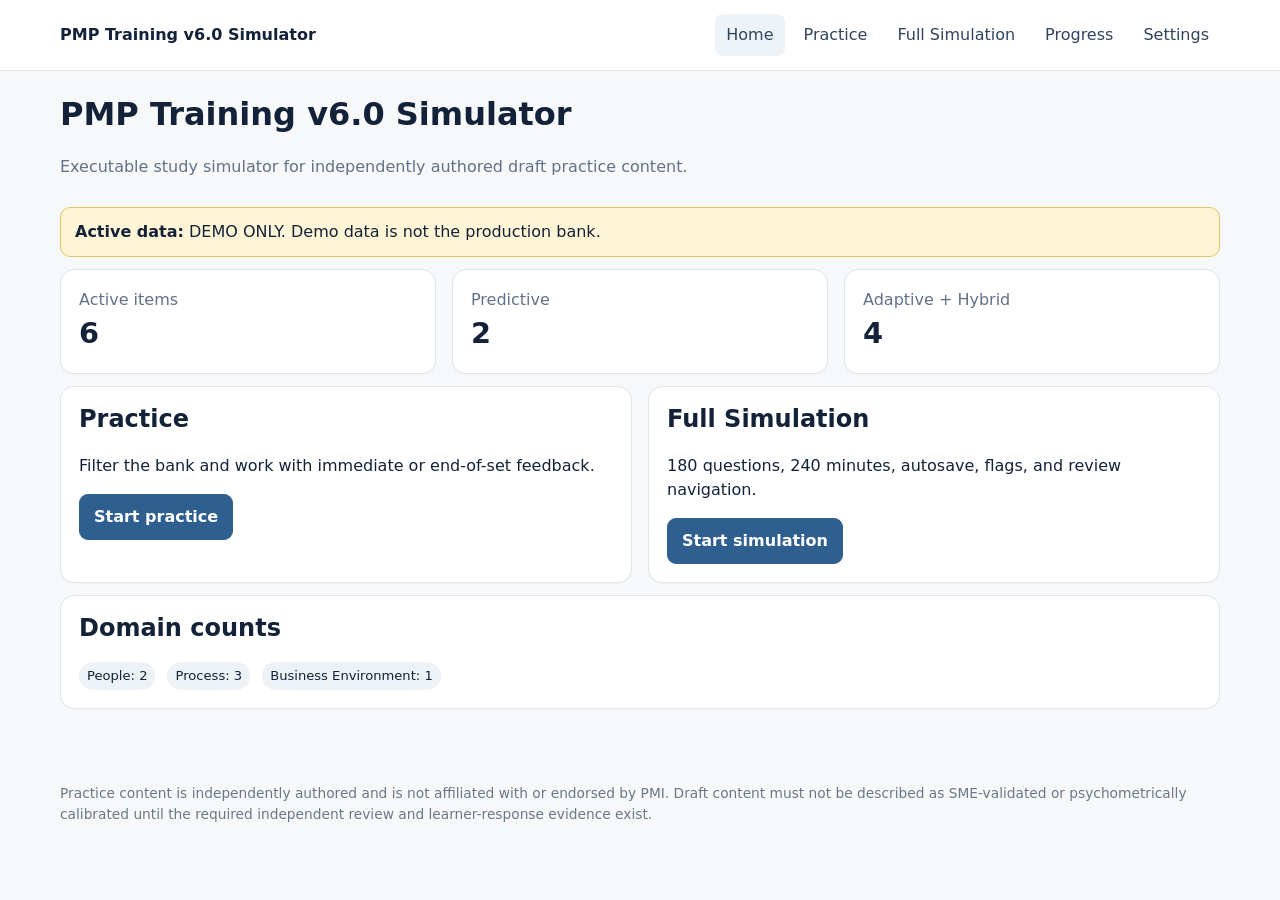
<file: PMP_v6_Simulator_GitHub_Pages_Public/index.html>
<!doctype html><html lang="en"><head><meta charset="utf-8"><meta name="viewport" content="width=device-width,initial-scale=1"><meta name="theme-color" content="#2f5f8e"><title>PMP Training v6.0 Simulator</title><link rel="manifest" href="manifest.webmanifest"><link rel="icon" href="icon-192.svg" type="image/svg+xml"><link rel="stylesheet" href="styles.css"></head><body><a href="#main" style="position:absolute;left:-9999px" onfocus="this.style.left='10px'">Skip to content</a><div class="shell"><header class="topbar"><div class="topbar-inner"><div class="brand">PMP Training v6.0 Simulator</div><nav class="nav" aria-label="Primary"><button data-view="home">Home</button><button data-view="practice">Practice</button><button data-view="simulation">Full Simulation</button><button data-view="progress">Progress</button><button data-view="settings">Settings</button></nav></div></header><main class="main" id="main" tabindex="-1"></main><footer class="footer">Practice content is independently authored and is not affiliated with or endorsed by PMI. Draft content must not be described as SME-validated or psychometrically calibrated until the required independent review and learner-response evidence exist.</footer></div><script src="core.js"></script><script src="demo-data.js"></script><script src="app.js"></script></body></html>
</file>
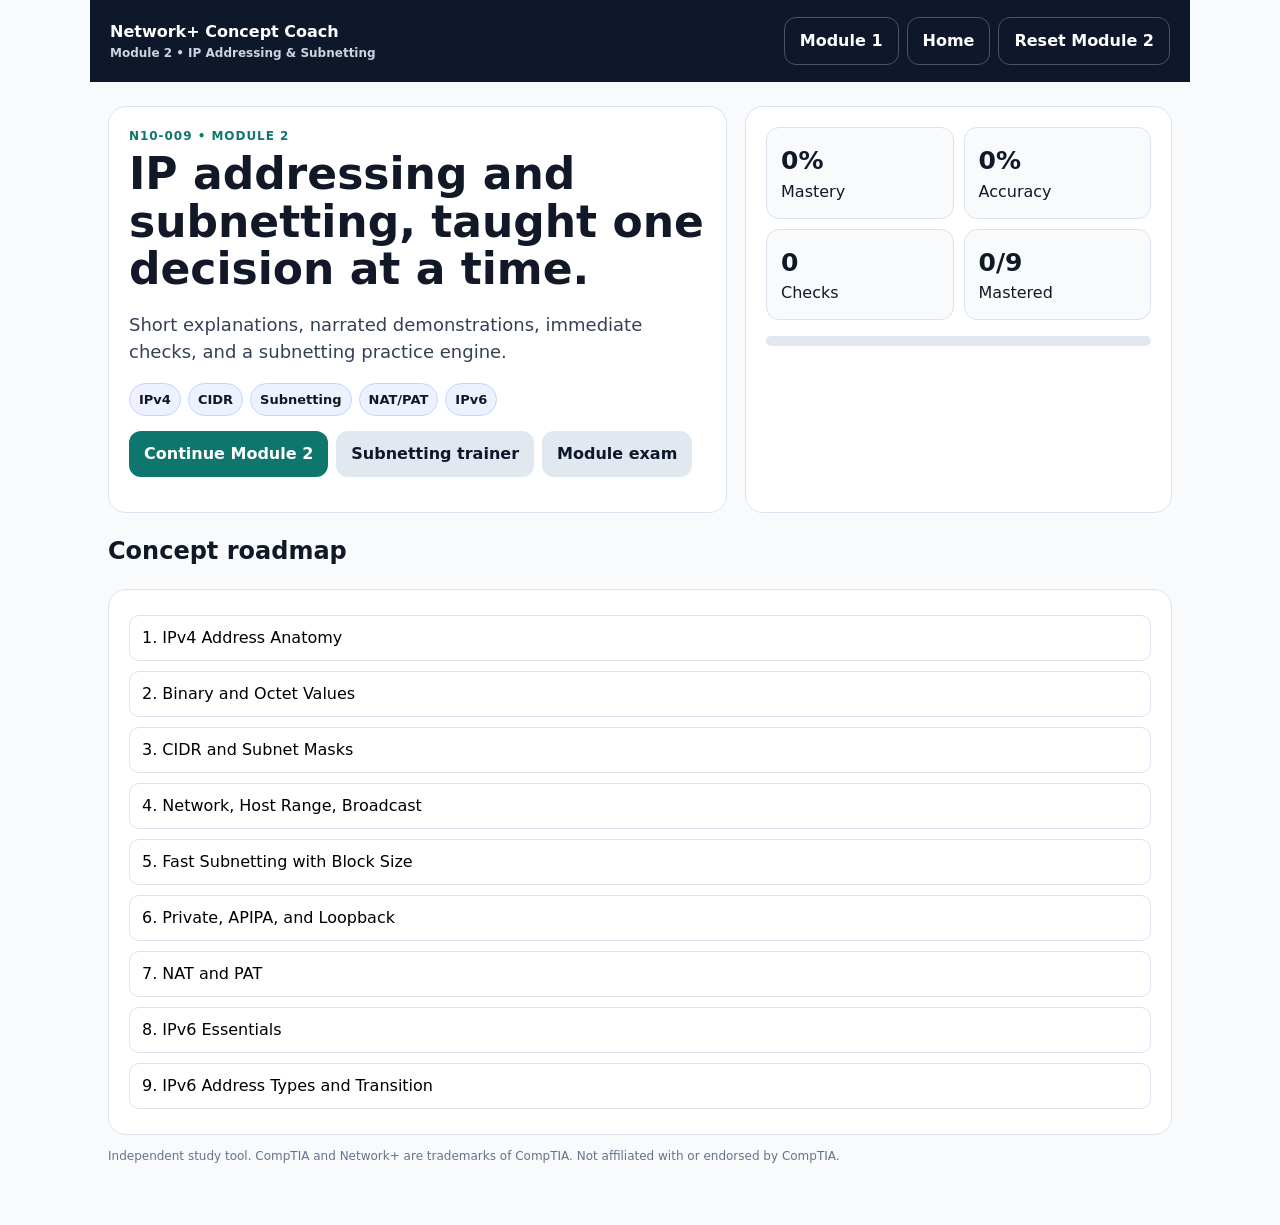
<file: network-plus/module2.html>
<!doctype html>
<html lang="en">
<head>
<meta charset="utf-8">
<meta name="viewport" content="width=device-width,initial-scale=1">
<title>Network+ Concept Coach — Module 2</title>
<meta name="theme-color" content="#0f172a">
<style>
:root{--navy:#0f172a;--ink:#111827;--muted:#64748b;--line:#dbe4ee;--bg:#f8fafc;--card:#fff;--accent:#0f766e;--accent2:#ccfbf1;--good:#166534;--goodbg:#dcfce7;--bad:#991b1b;--badbg:#fee2e2}
*{box-sizing:border-box}body{margin:0;font-family:Inter,ui-sans-serif,system-ui,-apple-system,BlinkMacSystemFont,"Segoe UI",sans-serif;background:var(--bg);color:var(--ink);line-height:1.5}button,select,input{font:inherit}.app{max-width:1100px;margin:auto;min-height:100vh}.top{background:var(--navy);color:white;padding:17px 20px;display:flex;justify-content:space-between;align-items:center;gap:12px;position:sticky;top:0;z-index:10}.brand{font-weight:850}.brand small{display:block;color:#cbd5e1;font-size:12px}.actions{display:flex;gap:8px;flex-wrap:wrap}.btn{border:0;border-radius:12px;padding:11px 15px;min-height:44px;font-weight:750;cursor:pointer;text-decoration:none;display:inline-flex;align-items:center;justify-content:center}.btn:focus-visible,.choice:focus-visible,.nav:focus-visible,select:focus-visible,input:focus-visible{outline:3px solid #67e8f9;outline-offset:2px}.primary{background:var(--accent);color:white}.secondary{background:#e2e8f0;color:#0f172a}.ghost{background:transparent;color:white;border:1px solid #475569}.btn:disabled{opacity:.5}main{padding:24px 18px 48px}.panel{background:white;border:1px solid var(--line);border-radius:18px;padding:20px}.hero{display:grid;grid-template-columns:1.45fr 1fr;gap:18px}.hero h1{font-size:clamp(28px,6vw,44px);line-height:1.08;margin:5px 0 10px}.eyebrow{font-size:12px;font-weight:850;letter-spacing:.08em;text-transform:uppercase;color:var(--accent)}.lead{font-size:18px;color:#334155}.chips{display:flex;gap:7px;flex-wrap:wrap;margin:14px 0}.chip{background:#eef2ff;border:1px solid #c7d2fe;border-radius:999px;padding:6px 9px;font-size:13px;font-weight:700}.stats{display:grid;grid-template-columns:repeat(2,1fr);gap:10px}.stat{background:#f8fafc;border:1px solid var(--line);border-radius:13px;padding:14px}.stat strong{display:block;font-size:25px}.grid{display:grid;grid-template-columns:250px 1fr;gap:18px}.side{align-self:start;position:sticky;top:88px}.nav{width:100%;border:1px solid var(--line);background:white;text-align:left;border-radius:10px;padding:10px 12px;margin:5px 0;cursor:pointer}.nav.active{background:var(--accent2);border-color:var(--accent)}.nav.mastered:after{content:" ✓";float:right;color:var(--good)}.concept{border-left:5px solid var(--accent);background:#f8fafc;border-radius:10px;padding:16px}.lesson h2{font-size:30px;margin:7px 0 10px}.audio,.controls,.row{display:flex;gap:8px;flex-wrap:wrap;align-items:center;margin:15px 0}.audio select{min-height:44px;border:1px solid var(--line);border-radius:10px;padding:8px}.demo{background:#020617;color:white;border-radius:16px;overflow:hidden;margin:16px 0}.stage{min-height:235px;padding:22px;display:flex;align-items:center;justify-content:center;text-align:center}.diagram{display:flex;gap:9px;align-items:center;justify-content:center;flex-wrap:wrap}.node{border:2px solid #475569;background:#1e293b;padding:13px 15px;border-radius:13px;min-width:105px}.node.on{border-color:#5eead4}.arrow{font-size:25px;color:#94a3b8}.caption{padding:13px 16px;border-top:1px solid #334155;background:#111827}.bar{height:5px;background:#334155}.bar span{display:block;height:100%;background:#2dd4bf}.question{margin-top:22px;padding-top:20px;border-top:1px solid var(--line)}.choice{width:100%;text-align:left;border:1px solid #cbd5e1;background:white;padding:13px;border-radius:12px;margin:7px 0;cursor:pointer;min-height:48px}.choice.sel{background:var(--accent2);border-color:var(--accent)}.choice.ok{background:var(--goodbg);border-color:var(--good)}.choice.no{background:var(--badbg);border-color:var(--bad)}.feedback{padding:14px;border-radius:12px;margin-top:13px}.good{background:var(--goodbg);color:#14532d}.bad{background:var(--badbg);color:#7f1d1d}.trainer{border:1px solid var(--line);border-radius:16px;padding:16px;margin:16px 0;background:#f8fafc}.trainer-grid{display:grid;grid-template-columns:repeat(2,1fr);gap:10px}.trainer input{width:100%;min-height:44px;border:1px solid #cbd5e1;border-radius:10px;padding:10px}.progress{height:10px;background:#e2e8f0;border-radius:999px;overflow:hidden}.progress span{display:block;height:100%;background:var(--accent)}.exam{max-width:780px;margin:auto}.badge{display:inline-flex;border-radius:999px;padding:5px 9px;font-size:12px;font-weight:800;background:#e2e8f0}.badge.done{background:var(--goodbg);color:var(--good)}.hidden{display:none!important}
@media(max-width:760px){.hero,.grid{grid-template-columns:1fr}.side{position:static}.trainer-grid{grid-template-columns:1fr}.stage{min-height:265px}.top{align-items:flex-start}}
@media(prefers-reduced-motion:reduce){*{animation:none!important;transition:none!important}}
</style>
</head>
<body>
<div class="app">
<header class="top"><div class="brand">Network+ Concept Coach<small>Module 2 • IP Addressing & Subnetting</small></div><div class="actions"><a class="btn ghost" href="index.html">Module 1</a><button class="btn ghost" id="home">Home</button><button class="btn ghost" id="reset">Reset Module 2</button></div></header>
<main id="main" aria-live="polite"></main>
</div>
<script>
(function(){
"use strict";
var KEY="networkplus-concept-coach-module2-v1";
var s=load(),v={screen:"home",unit:0,q:0,sel:null,answered:false,rate:1,demoStep:0,timer:null,playing:false,exam:null};
var units=[
{id:"ipv4",title:"IPv4 Address Anatomy",intro:"An IPv4 address is 32 bits, written as four decimal octets. A subnet mask or CIDR prefix separates the network portion from the host portion.",memory:"IPv4 = 32 bits = four 8-bit octets.",narr:"An IPv4 address contains thirty two bits, displayed as four decimal octets separated by dots. The subnet mask tells you which bits represent the network and which bits represent hosts. CIDR expresses the same idea with a slash prefix, such as slash twenty four.",demo:"bits",qs:[
["How many bits are in an IPv4 address?",["16","32","64","128"],1,"IPv4 uses 32 bits."],
["What does /24 represent?",["24 host addresses","24 network prefix bits","24 octets","Port 24"],1,"CIDR /24 means the first 24 bits are the network prefix."]]},
{id:"binary",title:"Binary and Octet Values",intro:"Subnetting relies on binary place values. In one octet, the bit values are 128, 64, 32, 16, 8, 4, 2, 1.",memory:"128 • 64 • 32 • 16 • 8 • 4 • 2 • 1",narr:"Each IPv4 octet contains eight binary positions. From left to right their decimal values are one hundred twenty eight, sixty four, thirty two, sixteen, eight, four, two, and one. Add the values where the bit is one to convert binary to decimal.",demo:"binary",qs:[
["What decimal value is binary 11000000?",["128","192","224","240"],1,"128 + 64 = 192."],
["Which is the highest-value bit in an IPv4 octet?",["1","8","64","128"],3,"The leftmost bit has decimal value 128."]]},
{id:"cidr",title:"CIDR and Subnet Masks",intro:"CIDR prefix length tells how many bits are fixed as the network portion. /24 = 255.255.255.0, /25 = .128, /26 = .192, /27 = .224, /28 = .240, /29 = .248, /30 = .252 in the final octet.",memory:"From /25 onward: 128, 192, 224, 240, 248, 252.",narr:"CIDR and subnet masks express the same boundary. Slash twenty four corresponds to 255.255.255.0. As you borrow more bits in the final octet, slash twenty five becomes 128, slash twenty six 192, slash twenty seven 224, slash twenty eight 240, slash twenty nine 248, and slash thirty 252.",demo:"split",qs:[
["Which mask matches /26?",["255.255.255.0","255.255.255.128","255.255.255.192","255.255.255.224"],2,"/26 uses two network bits in the final octet: 128 + 64 = 192."],
["Which CIDR matches 255.255.255.240?",["/26","/27","/28","/29"],2,"240 in the last octet is 11110000, so the mask has 28 network bits."]]},
{id:"ranges",title:"Network, Host Range, Broadcast",intro:"A subnet has a network address at the start and a broadcast address at the end. Traditional IPv4 host calculations subtract those two addresses from the total.",memory:"Network = first address. Broadcast = last. Hosts live between them.",narr:"Within an IPv4 subnet, the first address identifies the network and the last address is the broadcast address. Usable host addresses are between them. For Network Plus subnetting questions, a slash twenty six has sixty four total addresses and typically sixty two usable host addresses.",demo:"range",qs:[
["How many total addresses are in a /27 subnet?",["16","32","64","128"],1,"A /27 leaves 5 host bits, so 2^5 = 32 total addresses."],
["In 192.168.1.0/24, what is the broadcast address?",["192.168.1.0","192.168.1.1","192.168.1.254","192.168.1.255"],3,"The /24 range runs from .0 through .255; .255 is the broadcast address."]]},
{id:"block",title:"Fast Subnetting with Block Size",intro:"For /25 through /30 in the last octet, block size = 256 minus the mask value. Example: /27 has mask 224, so block size is 32. Subnets start at 0, 32, 64, 96, and so on.",memory:"Block size = 256 − interesting-octet mask.",narr:"A fast subnetting method is the block size technique. Find the octet where the mask stops being 255. Subtract that mask value from 256. A slash twenty seven has 224 in the final octet, so the block size is 32. Valid subnet starts are zero, 32, 64, 96, 128, 160, 192, and 224.",demo:"block",qs:[
["What is the block size for /28?",["8","16","32","64"],1,"/28 has mask 240; 256 - 240 = 16."],
["Which is a valid /27 subnet boundary in the last octet?",["45","64","70","100"],1,"/27 boundaries occur every 32: 0, 32, 64, 96, and so on."]]},
{id:"special",title:"Private, APIPA, and Loopback",intro:"Private IPv4 ranges are 10.0.0.0/8, 172.16.0.0/12, and 192.168.0.0/16. APIPA is 169.254.0.0/16. Loopback is 127.0.0.0/8, commonly 127.0.0.1.",memory:"Private: 10/8, 172.16/12, 192.168/16. APIPA: 169.254/16. Loopback: 127/8.",narr:"Recognize special IPv4 ranges immediately. Private addresses include the ten network, 172.16 through 172.31, and 192.168. APIPA begins 169.254 and commonly appears when a host cannot obtain DHCP configuration. Loopback is the 127 network, with 127.0.0.1 commonly used to test the local TCP IP stack.",qs:[
["A Windows host self-assigns 169.254.20.5. What does this most strongly suggest?",["DNS failure","DHCP failure or unavailability","Normal public addressing","Loopback test"],1,"169.254.0.0/16 is APIPA and commonly indicates failure to obtain a DHCP lease."],
["Which address is private?",["8.8.8.8","172.20.5.9","198.51.100.20","203.0.113.9"],1,"172.20.5.9 falls inside 172.16.0.0/12."]]},
{id:"nat",title:"NAT and PAT",intro:"NAT translates addresses between networks. PAT lets many inside hosts share one or a small number of public IPv4 addresses by also translating transport-layer port numbers.",memory:"NAT translates addresses. PAT adds ports so many sessions can share an address.",narr:"Network Address Translation changes IP addressing as traffic crosses a boundary. Port Address Translation goes further by tracking transport ports, which allows many private hosts to share a single public IPv4 address while maintaining separate sessions.",demo:"nat",qs:[
["Which technology most directly allows many private hosts to share one public IPv4 address by tracking ports?",["VLAN","PAT","STP","DNS"],1,"PAT distinguishes sessions with translated port numbers."],
["What is the primary purpose of NAT?",["Resolve hostnames","Translate IP addressing between networks","Assign VLAN tags","Synchronize clocks"],1,"NAT translates IP addresses across a network boundary."]]},
{id:"ipv6",title:"IPv6 Essentials",intro:"IPv6 addresses are 128 bits and written in hexadecimal. Leading zeros may be removed within a hextet, and one continuous run of zero hextets may be compressed with ::. IPv6 does not use broadcast.",memory:"IPv6 = 128 bits, hexadecimal, :: compression once, no broadcast.",narr:"IPv6 addresses are one hundred twenty eight bits long and are written as hexadecimal hextets. You can remove leading zeros inside a hextet, and you can use a double colon once to compress one continuous sequence of zero hextets. IPv6 replaces broadcast behavior with mechanisms including multicast.",demo:"ipv6",qs:[
["How many bits are in an IPv6 address?",["32","64","96","128"],3,"IPv6 uses 128-bit addresses."],
["Which statement about IPv6 is correct?",["It uses broadcast extensively","It uses 32-bit addresses","It does not use broadcast","It requires NAT for all Internet access"],2,"IPv6 has no broadcast address; multicast and other mechanisms are used instead."]]},
{id:"ipv6types",title:"IPv6 Address Types and Transition",intro:"Global unicast is routable. Link-local addresses begin with FE80::/10. Loopback is ::1. Multicast uses FF00::/8. Transition approaches include dual stack, tunneling, and NAT64.",memory:"FE80 = link-local. ::1 = loopback. FF = multicast.",narr:"Know several common IPv6 address categories. Global unicast addresses are routable. Link local addresses use FE80 slash ten and operate on the local link. The IPv6 loopback address is double colon one. Multicast begins with FF. Networks transitioning from IPv4 may use dual stack, tunneling, or translation such as NAT64.",qs:[
["Which prefix identifies IPv6 link-local addresses?",["FE80::/10","FF00::/8","127.0.0.0/8","169.254.0.0/16"],0,"IPv6 link-local addresses are in FE80::/10."],
["What is the IPv6 loopback address?",["::","::1","FF02::1","FE80::1"],1,"::1 is the IPv6 loopback address."]]}
];
var demos={
bits:[["32 bits total",["Octet 1","Octet 2","Octet 3","Octet 4"],0,"Four octets of 8 bits each make 32 bits."],["Network and host portions",["Network bits","Host bits"],0,"The prefix length controls where the network portion ends."]],
binary:[["One octet",["128","64","32","16","8","4","2","1"],0,"Each binary position has a place value."],["11000000",["128 ON","64 ON","32 off","16 off","8 off","4 off","2 off","1 off"],1,"128 + 64 = 192."]],
split:[["/24",["255","255","255","0"],2,"Twenty-four network bits fill the first three octets."],["/27",["255","255","255","224"],3,"Three additional network bits in the last octet produce 224."]],
range:[["A /27 block",["Network .64","Hosts .65–.94","Broadcast .95"],1,"The subnet starts at .64 and ends at .95."],["Usable hosts",["32 total","minus network","minus broadcast","30 usable"],3,"Traditional host count is total addresses minus two."]],
block:[["/27 mask 224",["256","− 224","= 32"],2,"The block size is 32."],["Subnet boundaries",["0","32","64","96","128","160","192","224"],2,"Each valid subnet begins on a multiple of 32."]],
nat:[["Inside network",["10.0.0.10:51500","PAT gateway","203.0.113.5:40001"],1,"PAT translates both the private IP and source port."],["Second inside host",["10.0.0.11:51500","PAT gateway","203.0.113.5:40002"],1,"A different translated port keeps the sessions distinct."]],
ipv6:[["128-bit address",["2001","0db8","0000","0000","0000","0000","0000","0001"],0,"IPv6 is written as eight hexadecimal hextets."],["Compressed form",["2001:db8::1"],0,"Leading zeros are removed and the zero run is compressed once with double colon."]]
};
var exam=[
["How many bits are in IPv4?",["16","32","64","128"],1,"ipv4"],
["Which mask is /27?",["255.255.255.128","255.255.255.192","255.255.255.224","255.255.255.240"],2,"cidr"],
["How many total addresses are in /26?",["32","64","126","256"],1,"ranges"],
["How many usable hosts are typical in /29?",["4","6","8","14"],1,"ranges"],
["What is the block size for mask 255.255.255.240?",["8","16","32","64"],1,"block"],
["Which is private?",["8.8.8.8","10.44.2.9","198.51.100.4","203.0.113.7"],1,"special"],
["169.254.50.4 is what?",["Loopback","APIPA","Multicast","Public DNS"],1,"special"],
["127.0.0.1 is commonly used for what?",["Loopback","Broadcast","Default gateway","DHCP relay"],0,"special"],
["What does PAT translate in addition to IP addresses?",["VLAN IDs","Port numbers","DNS names","MAC OUIs"],1,"nat"],
["IPv6 length?",["32","64","96","128"],3,"ipv6"],
["IPv6 link-local prefix?",["FF00::/8","FE80::/10","2000::/3","::1/128"],1,"ipv6types"],
["IPv6 loopback?",["::","::1","FE80::1","FF02::1"],1,"ipv6types"],
["IPv6 multicast begins with?",["FE","FF","10","172"],1,"ipv6types"],
["Which transition method runs IPv4 and IPv6 together?",["Dual stack","PAT only","STP","VLAN tagging"],0,"ipv6types"],
["Binary 11100000 equals?",["192","224","240","248"],1,"binary"],
["A /28 leaves how many host bits?",["2","3","4","8"],2,"cidr"],
["For 192.168.1.64/27, broadcast is?",[".63",".64",".95",".96"],2,"ranges"],
["For 192.168.1.64/27, first usable host is?",[".64",".65",".94",".95"],1,"ranges"],
["Which address family has no broadcast?",["IPv4","IPv6","Both use broadcast","Neither supports multicast"],1,"ipv6"],
["NAT primarily does what?",["Translates IP addresses","Creates VLANs","Resolves DNS","Encrypts TLS"],0,"nat"],
["Which private range includes 172.31.255.254?",["10.0.0.0/8","172.16.0.0/12","192.168.0.0/16","None"],1,"special"],
["/30 has how many total addresses?",["2","4","6","8"],1,"ranges"]
];
function def(){return{p:{},correct:0,answered:0,last:0};}
function load(){try{return Object.assign(def(),JSON.parse(localStorage.getItem(KEY)||"{}"));}catch(e){return def();}}
function save(){localStorage.setItem(KEY,JSON.stringify(s));}
function up(id){if(!s.p[id])s.p[id]={c:0,n:0,m:false};return s.p[id];}
function mastery(){return Math.round(units.filter(function(x){return up(x.id).m;}).length/units.length*100);}
function acc(){return s.answered?Math.round(s.correct/s.answered*100):0;}
function esc(x){return String(x).replace(/[&<>"']/g,function(c){return({"&":"&amp;","<":"&lt;",">":"&gt;",'"':"&quot;","'":"&#039;"})[c];});}
function stop(){if(v.timer){clearInterval(v.timer);v.timer=null;}v.playing=false;if("speechSynthesis" in window)window.speechSynthesis.cancel();}
function screen(x){stop();v.screen=x;window.scrollTo(0,0);render();}
function home(){
return '<section class="hero"><div class="panel"><div class="eyebrow">N10-009 • Module 2</div><h1>IP addressing and subnetting, taught one decision at a time.</h1><p class="lead">Short explanations, narrated demonstrations, immediate checks, and a subnetting practice engine.</p><div class="chips"><span class="chip">IPv4</span><span class="chip">CIDR</span><span class="chip">Subnetting</span><span class="chip">NAT/PAT</span><span class="chip">IPv6</span></div><div class="row"><button class="btn primary" data-a="continue">Continue Module 2</button><button class="btn secondary" data-a="trainer">Subnetting trainer</button><button class="btn secondary" data-a="exam">Module exam</button></div></div><div class="panel"><div class="stats"><div class="stat"><strong>'+mastery()+'%</strong>Mastery</div><div class="stat"><strong>'+acc()+'%</strong>Accuracy</div><div class="stat"><strong>'+s.answered+'</strong>Checks</div><div class="stat"><strong>'+units.filter(function(x){return up(x.id).m;}).length+'/'+units.length+'</strong>Mastered</div></div><div class="progress" style="margin-top:16px"><span style="width:'+mastery()+'%"></span></div></div></section><h2>Concept roadmap</h2><div class="panel">'+units.map(function(x,i){return '<button class="nav '+(up(x.id).m?'mastered':'')+'" data-u="'+i+'">'+(i+1)+'. '+esc(x.title)+'</button>';}).join("")+'</div><p style="color:var(--muted);font-size:12px">Independent study tool. CompTIA and Network+ are trademarks of CompTIA. Not affiliated with or endorsed by CompTIA.</p>';
}
function audio(){return '<h3>Audio explanation</h3><div class="audio"><button class="btn primary" data-a="speak">▶ Play narration</button><button class="btn secondary" data-a="pause">Pause</button><button class="btn secondary" data-a="resume">Resume</button><button class="btn secondary" data-a="stop">Stop</button><label>Speed <select id="rate"><option value=".75">0.75×</option><option value="1" selected>1×</option><option value="1.25">1.25×</option></select></label></div>';}
function demo(k){var fs=demos[k]||[],f=fs[Math.min(v.demoStep,fs.length-1)];if(!f)return"";return '<h3>Watch demo</h3><div class="demo"><div class="bar"><span style="width:'+((v.demoStep+1)/fs.length*100)+'%"></span></div><div class="stage"><div><h3>'+esc(f[0])+'</h3><div class="diagram">'+f[1].map(function(n,i){return '<div class="node '+(i===f[2]?'on':'')+'">'+esc(n)+'</div>'+(i<f[1].length-1?'<div class="arrow">→</div>':'');}).join("")+'</div></div></div><div class="caption"><b>Caption:</b> '+esc(f[3])+'</div><div class="controls" style="padding:0 14px 14px"><button class="btn primary" data-a="play">'+(v.playing?'Pause':'Play')+'</button><button class="btn secondary" data-a="prev">Previous</button><button class="btn secondary" data-a="next">Next</button><button class="btn secondary" data-a="restart">Restart</button></div></div>';}
function lesson(){
var u=units[v.unit],q=u.qs[v.q],p=up(u.id);
return '<div class="grid"><aside class="panel side"><div class="eyebrow">Module 2</div>'+units.map(function(x,i){return '<button class="nav '+(i===v.unit?'active ':'')+(up(x.id).m?'mastered':'')+'" data-u="'+i+'">'+(i+1)+'. '+esc(x.title)+'</button>';}).join("")+'<button class="btn secondary" style="width:100%;margin-top:12px" data-a="trainer">Subnetting trainer</button></aside><section class="panel lesson"><div class="eyebrow">N10-009 • Networking Concepts</div><h2>'+esc(u.title)+'</h2><span class="badge '+(p.m?'done':'')+'">'+(p.m?'Mastered':'Target 80%')+'</span><h3>Concept</h3><div class="concept"><p>'+esc(u.intro)+'</p><b>'+esc(u.memory)+'</b></div>'+audio()+(u.demo?demo(u.demo):'')+'<div class="question"><div class="eyebrow">Check understanding '+(v.q+1)+' of '+u.qs.length+'</div><h3>'+esc(q[0])+'</h3>'+q[1].map(function(o,i){var cl="choice";if(v.sel===i)cl+=" sel";if(v.answered&&i===q[2])cl+=" ok";if(v.answered&&v.sel===i&&i!==q[2])cl+=" no";return '<button class="'+cl+'" data-c="'+i+'" '+(v.answered?'disabled':'')+'>'+String.fromCharCode(65+i)+'. '+esc(o)+'</button>';}).join("")+(!v.answered?'<button class="btn primary" data-a="submit" '+(v.sel===null?'disabled':'')+'>Submit answer</button>':feedback(q))+'</div></section></div>';
}
function feedback(q){var ok=v.sel===q[2],more=v.q<units[v.unit].qs.length-1;return '<div class="feedback '+(ok?'good':'bad')+'"><b>'+(ok?'Correct.':'Not yet.')+'</b> '+esc(q[3])+(ok?'':' Review the concept, then retry before advancing.')+'</div><div class="row">'+(ok?(more?'<button class="btn primary" data-a="nextq">Next check</button>':'<button class="btn primary" data-a="done">Complete concept</button>'):'<button class="btn primary" data-a="retry">Try again</button>')+'</div>';}
function trainer(){
if(!v.train)v.train=makeTrain();
var t=v.train;
return '<section class="panel exam"><div class="eyebrow">Subnetting practice engine</div><h1>Find the subnet range</h1><div class="trainer"><h2>'+t.ip+'/'+t.prefix+'</h2><p>Enter the network address and broadcast address.</p><div class="trainer-grid"><label>Network address<input id="netAns" inputmode="decimal" placeholder="192.168.1.64"></label><label>Broadcast address<input id="bcAns" inputmode="decimal" placeholder="192.168.1.95"></label></div><div class="row"><button class="btn primary" data-a="checkTrain">Check</button><button class="btn secondary" data-a="newTrain">New problem</button></div><div id="trainFeedback"></div></div><div class="concept"><b>Method</b><p>1. Convert the prefix to a mask. 2. Find block size: 256 − mask value in the changing octet. 3. Find the multiple of that block containing the IP. 4. That boundary is the network address. The address immediately before the next boundary is the broadcast.</p></div></section>';
}
function makeTrain(){
var prefixes=[25,26,27,28,29,30],p=prefixes[Math.floor(Math.random()*prefixes.length)],block=Math.pow(2,32-p),start=Math.floor(Math.random()*(256/block))*block,host=Math.min(254,start+1+Math.floor(Math.random()*Math.max(1,block-2))),base="192.168."+Math.floor(Math.random()*20)+".";
return{prefix:p,ip:base+host,network:base+start,broadcast:base+(start+block-1),block:block};
}
function examView(){
if(!v.exam)return '<section class="panel exam"><div class="eyebrow">Module 2 Exam</div><h1>20 shuffled questions</h1><p>Answers remain hidden until the exam is complete.</p><button class="btn primary" data-a="startExam">Start exam</button></section>';
if(v.exam.done){var c=0,by={};v.exam.qs.forEach(function(x,i){var ok=v.exam.answers[i]===x[2];if(ok)c++;if(!by[x[3]])by[x[3]]={c:0,n:0};by[x[3]].n++;if(ok)by[x[3]].c++;});var score=Math.round(c/v.exam.qs.length*100);return '<section class="panel exam"><div class="eyebrow">Exam complete</div><h1>'+score+'%</h1><div class="feedback '+(score>=80?'good':'bad')+'">'+(score>=80?'You met the 80% target.':'Review lower-scoring concepts and retake.')+'</div><h2>By concept</h2>'+Object.keys(by).map(function(id){var u=units.find(function(z){return z.id===id;});return '<div class="stat" style="margin:8px 0"><strong>'+Math.round(by[id].c/by[id].n*100)+'%</strong>'+esc(u?u.title:id)+'</div>';}).join("")+'<div class="row"><button class="btn primary" data-a="startExam">Retake</button><button class="btn secondary" data-a="home">Home</button></div></section>';}
var x=v.exam.qs[v.exam.i];
return '<section class="panel exam"><div class="eyebrow">Module 2 Exam</div><div class="progress"><span style="width:'+(v.exam.i/v.exam.qs.length*100)+'%"></span></div><h3>Question '+(v.exam.i+1)+' of '+v.exam.qs.length+'</h3><h2>'+esc(x[0])+'</h2>'+x[1].map(function(o,i){return '<button class="choice '+(v.exam.sel===i?'sel':'')+'" data-ec="'+i+'">'+String.fromCharCode(65+i)+'. '+esc(o)+'</button>';}).join("")+'<button class="btn primary" data-a="examNext" '+(v.exam.sel===null?'disabled':'')+'>'+(v.exam.i===v.exam.qs.length-1?'Finish exam':'Next')+'</button></section>';
}
function render(){var m=document.getElementById("main");if(v.screen==="home")m.innerHTML=home();else if(v.screen==="lesson")m.innerHTML=lesson();else if(v.screen==="trainer")m.innerHTML=trainer();else if(v.screen==="exam")m.innerHTML=examView();wire();}
function wire(){var m=document.getElementById("main");m.querySelectorAll("[data-u]").forEach(function(b){b.onclick=function(){v.unit=parseInt(b.dataset.u,10);s.last=v.unit;v.q=0;v.sel=null;v.answered=false;v.demoStep=0;save();screen("lesson");};});m.querySelectorAll("[data-c]").forEach(function(b){b.onclick=function(){v.sel=parseInt(b.dataset.c,10);render();};});m.querySelectorAll("[data-ec]").forEach(function(b){b.onclick=function(){v.exam.sel=parseInt(b.dataset.ec,10);render();};});m.querySelectorAll("[data-a]").forEach(function(b){b.onclick=function(){act(b.dataset.a);};});var r=document.getElementById("rate");if(r)r.onchange=function(){v.rate=parseFloat(r.value)||1;};}
function act(a){
if(a==="home")screen("home");
else if(a==="continue"){v.unit=Math.min(s.last||0,units.length-1);v.q=0;v.sel=null;v.answered=false;v.demoStep=0;screen("lesson");}
else if(a==="trainer")screen("trainer");
else if(a==="exam")screen("exam");
else if(a==="submit"){if(v.sel===null)return;var u=units[v.unit],q=u.qs[v.q],p=up(u.id),ok=v.sel===q[2];p.n++;s.answered++;if(ok){p.c++;s.correct++;}p.m=p.n>=2&&p.c/p.n>=.8;save();v.answered=true;render();}
else if(a==="retry"){v.sel=null;v.answered=false;render();}
else if(a==="nextq"){v.q++;v.sel=null;v.answered=false;render();}
else if(a==="done"){var p=up(units[v.unit].id);p.m=p.n>0&&p.c/p.n>=.8;if(p.m&&v.unit<units.length-1){v.unit++;s.last=v.unit;v.q=0;v.sel=null;v.answered=false;v.demoStep=0;save();render();window.scrollTo(0,0);}else{save();screen("home");}}
else if(a==="speak"){if(!("speechSynthesis" in window)){alert("Speech narration is not supported in this browser.");return;}window.speechSynthesis.cancel();var z=new SpeechSynthesisUtterance(units[v.unit].narr);z.rate=v.rate;window.speechSynthesis.speak(z);}
else if(a==="pause"){if("speechSynthesis" in window)window.speechSynthesis.pause();}
else if(a==="resume"){if("speechSynthesis" in window)window.speechSynthesis.resume();}
else if(a==="stop"){stop();}
else if(a==="play"){if(v.playing){stop();render();return;}var fs=demos[units[v.unit].demo]||[];v.playing=true;render();v.timer=setInterval(function(){if(v.demoStep>=fs.length-1){stop();render();}else{v.demoStep++;render();}},3200);}
else if(a==="next"){stop();var fs=demos[units[v.unit].demo]||[];v.demoStep=Math.min(fs.length-1,v.demoStep+1);render();}
else if(a==="prev"){stop();v.demoStep=Math.max(0,v.demoStep-1);render();}
else if(a==="restart"){stop();v.demoStep=0;render();}
else if(a==="newTrain"){v.train=makeTrain();render();}
else if(a==="checkTrain"){var n=(document.getElementById("netAns").value||"").trim(),b=(document.getElementById("bcAns").value||"").trim(),ok=n===v.train.network&&b===v.train.broadcast,el=document.getElementById("trainFeedback");el.innerHTML='<div class="feedback '+(ok?'good':'bad')+'"><b>'+(ok?'Correct.':'Check the block boundaries.')+'</b> Network: '+v.train.network+' • Broadcast: '+v.train.broadcast+' • Block size: '+v.train.block+'</div>';}
else if(a==="startExam"){v.exam={qs:exam.slice().sort(function(){return Math.random()-.5;}).slice(0,20),i:0,sel:null,answers:[],done:false};render();}
else if(a==="examNext"){if(v.exam.sel===null)return;v.exam.answers.push(v.exam.sel);if(v.exam.i===v.exam.qs.length-1)v.exam.done=true;else{v.exam.i++;v.exam.sel=null;}render();}
}
document.getElementById("home").onclick=function(){screen("home");};
document.getElementById("reset").onclick=function(){if(confirm("Reset all Module 2 progress on this device?")){localStorage.removeItem(KEY);s=def();v.unit=0;v.q=0;v.sel=null;v.answered=false;screen("home");}};
render();
})();
</script>
</body>
</html>
</file>
<file: styles.css>
:root{font-family:Inter,ui-sans-serif,system-ui,-apple-system,BlinkMacSystemFont,"Segoe UI",sans-serif;color:#132238;background:#f7f8fa;line-height:1.5}*{box-sizing:border-box}body{margin:0;background:#f7f8fa;color:#132238}button,input,select{font:inherit}button{cursor:pointer}.skip-link{position:absolute;left:-9999px;top:10px;background:#fff;color:#132238;padding:10px 12px;border:2px solid #2f5f8e;border-radius:8px;z-index:100}.skip-link:focus{left:10px}.shell{min-height:100vh}.topbar{background:#fff;border-bottom:1px solid #dfe5ec;position:sticky;top:0;z-index:10}.topbar-inner{max-width:1200px;margin:auto;padding:14px 20px;display:flex;gap:20px;align-items:center;justify-content:space-between}.brand{font-weight:800}.nav{display:flex;gap:8px;flex-wrap:wrap}.nav button{border:0;background:transparent;padding:9px 11px;border-radius:8px;color:#30445d}.nav button.active,.nav button:hover{background:#eef3f8}.main{max-width:1200px;margin:auto;padding:24px 20px 56px}.grid{display:grid;gap:16px;min-width:0}.cols-3{grid-template-columns:repeat(3,minmax(0,1fr))}.cols-2{grid-template-columns:repeat(2,minmax(0,1fr))}.card{background:#fff;border:1px solid #dfe5ec;border-radius:14px;padding:18px;box-shadow:0 1px 2px rgba(0,0,0,.03);min-width:0}h1,h2,h3{line-height:1.2;margin-top:0}.muted{color:#617187}.small{font-size:.9rem}.kpi{font-size:1.8rem;font-weight:800}.btn{border:1px solid #2f5f8e;background:#2f5f8e;color:white;padding:10px 14px;border-radius:9px;font-weight:700}.btn.secondary{background:#fff;color:#234b72}.btn.ghost{background:transparent;color:#234b72;border-color:#c8d4df}.btn.danger{background:#8f2d2d;border-color:#8f2d2d}.btn:focus-visible,.nav button:focus-visible,input:focus-visible,select:focus-visible,.skip-link:focus-visible{outline:3px solid #f1b82d;outline-offset:2px}.row{display:flex;gap:12px;align-items:center;flex-wrap:wrap}.stack{display:flex;flex-direction:column;gap:12px}.field{display:flex;flex-direction:column;gap:6px}.field label{font-weight:700}.field input,.field select{padding:10px;border:1px solid #b9c5d2;border-radius:8px;background:white}.banner{padding:12px 14px;border-radius:10px;background:#fff5d6;border:1px solid #e2c56e}.good{background:#eaf7ee;border-color:#9bcaa7}.bad{background:#fdecec;border-color:#dda4a4}.question{font-size:1.08rem;font-weight:700}.option{display:flex;gap:10px;align-items:flex-start;border:1px solid #d8e0e8;border-radius:10px;padding:11px;background:white}.option:hover{border-color:#8ca7c0}.navigator{display:grid;grid-template-columns:repeat(10,1fr);gap:6px}.navq{padding:8px;border:1px solid #cad5df;border-radius:7px;background:#fff}.navq.answered{background:#e9f3ff}.navq.flagged{box-shadow:inset 0 0 0 2px #cc8b00}.timer{font-variant-numeric:tabular-nums;font-weight:800}.artifact{border-left:4px solid #537da5;background:#f3f7fb;padding:12px 14px;border-radius:8px}.feedback{border-top:1px solid #dfe5ec;padding-top:14px}.progressbar{height:10px;background:#e6ebf0;border-radius:99px;overflow:hidden}.progressbar>div{height:100%;background:#4a769e}.pill{display:inline-flex;padding:4px 8px;background:#edf2f7;border-radius:999px;font-size:.82rem}.hidden{display:none!important}.footer{max-width:1200px;margin:auto;padding:18px 20px 30px;color:#607080;font-size:.86rem}.tablewrap{overflow:auto}table{width:100%;border-collapse:collapse}th,td{text-align:left;border-bottom:1px solid #e1e6ec;padding:8px;vertical-align:top}th{background:#f3f6f9}.sort-list{display:flex;flex-direction:column;gap:8px}.sort-item{display:flex;justify-content:space-between;gap:12px;border:1px solid #d8e0e8;border-radius:8px;padding:9px}.match-row{display:grid;grid-template-columns:minmax(0,1fr) 160px;gap:10px;align-items:center}@media(max-width:820px){.cols-3,.cols-2{grid-template-columns:1fr!important}.topbar-inner{align-items:flex-start;flex-direction:column}.navigator{grid-template-columns:repeat(6,1fr)}}@media(max-width:520px){.match-row{grid-template-columns:1fr}.navigator{grid-template-columns:repeat(4,1fr)}.main{padding-left:14px;padding-right:14px}}@media(prefers-reduced-motion:reduce){*,*:before,*:after{scroll-behavior:auto!important;transition:none!important;animation:none!important}}
</file>
<file: matching-a11y.css>
.accessible-match-row{display:block}.match-group{margin:0;padding:14px;border:1px solid #d8e0e8;border-radius:10px;min-width:0}.match-legend{font-weight:800;padding:0 4px;max-width:100%}.match-instruction{margin:4px 0 10px}.match-choices{display:grid;gap:8px}.match-choice{display:flex;gap:10px;align-items:flex-start;border:1px solid #d8e0e8;border-radius:9px;padding:10px;background:#fff}.match-choice:hover{border-color:#8ca7c0}.match-choice input{margin-top:.25rem}.match-choice:focus-within{outline:3px solid #f1b82d;outline-offset:2px}@media(max-width:520px){.match-group{padding:12px}.match-choice{padding:9px}}
</file>
<file: uat-fixes.css>
.reset-controls{margin-bottom:16px;border-width:2px}.reset-controls h2{margin-bottom:0}.runner-header{gap:16px}.runner-actions{align-items:stretch}.runner-actions .btn{min-height:44px}.btn.danger{background:#8f2d2d;border-color:#8f2d2d}.feedback[role="status"]{scroll-margin-top:90px}@media(max-width:820px){.runner-header{align-items:flex-start!important}.runner-header>.row{width:100%;justify-content:space-between}.runner-actions{flex-direction:column;align-items:stretch}.runner-actions .btn{width:100%}.reset-controls .row{flex-direction:column;align-items:stretch}.reset-controls .btn{width:100%}}@media(max-width:520px){.topbar{position:static}.topbar-inner{padding:12px 14px}.nav{display:grid;grid-template-columns:repeat(2,minmax(0,1fr));width:100%}.nav button{width:100%;text-align:left}.runner-header>.row{flex-direction:column;align-items:stretch}.runner-header .timer{font-size:1.15rem}.sort-item{flex-direction:column}.sort-item>span:last-child{display:flex;gap:8px}.sort-item .btn{min-width:52px}.card{padding:14px}.question{overflow-wrap:anywhere}}
</file>
<file: PMP_v6_Simulator_GitHub_Pages_Public/styles.css>
:root{font-family:Inter,ui-sans-serif,system-ui,-apple-system,BlinkMacSystemFont,"Segoe UI",sans-serif;color:#132238;background:#f7f8fa;line-height:1.5}*{box-sizing:border-box}body{margin:0;background:#f7f8fa;color:#132238}button,input,select{font:inherit}button{cursor:pointer}.shell{min-height:100vh}.topbar{background:#fff;border-bottom:1px solid #dfe5ec;position:sticky;top:0;z-index:10}.topbar-inner{max-width:1200px;margin:auto;padding:14px 20px;display:flex;gap:20px;align-items:center;justify-content:space-between}.brand{font-weight:800}.nav{display:flex;gap:8px;flex-wrap:wrap}.nav button{border:0;background:transparent;padding:9px 11px;border-radius:8px;color:#30445d}.nav button.active,.nav button:hover{background:#eef3f8}.main{max-width:1200px;margin:auto;padding:24px 20px 56px}.grid{display:grid;gap:16px}.cols-3{grid-template-columns:repeat(3,minmax(0,1fr))}.cols-2{grid-template-columns:repeat(2,minmax(0,1fr))}.card{background:#fff;border:1px solid #dfe5ec;border-radius:14px;padding:18px;box-shadow:0 1px 2px rgba(0,0,0,.03)}h1,h2,h3{line-height:1.2;margin-top:0}.muted{color:#617187}.small{font-size:.9rem}.kpi{font-size:1.8rem;font-weight:800}.btn{border:1px solid #2f5f8e;background:#2f5f8e;color:white;padding:10px 14px;border-radius:9px;font-weight:700}.btn.secondary{background:#fff;color:#234b72}.btn.ghost{background:transparent;color:#234b72;border-color:#c8d4df}.btn.danger{background:#8f2d2d;border-color:#8f2d2d}.btn:focus-visible,.nav button:focus-visible,input:focus-visible,select:focus-visible{outline:3px solid #f1b82d;outline-offset:2px}.row{display:flex;gap:12px;align-items:center;flex-wrap:wrap}.stack{display:flex;flex-direction:column;gap:12px}.field{display:flex;flex-direction:column;gap:6px}.field label{font-weight:700}.field input,.field select{padding:10px;border:1px solid #b9c5d2;border-radius:8px;background:white}.banner{padding:12px 14px;border-radius:10px;background:#fff5d6;border:1px solid #e2c56e}.good{background:#eaf7ee;border-color:#9bcaa7}.bad{background:#fdecec;border-color:#dda4a4}.question{font-size:1.08rem;font-weight:700}.option{display:flex;gap:10px;align-items:flex-start;border:1px solid #d8e0e8;border-radius:10px;padding:11px;background:white}.option:hover{border-color:#8ca7c0}.navigator{display:grid;grid-template-columns:repeat(10,1fr);gap:6px}.navq{padding:8px;border:1px solid #cad5df;border-radius:7px;background:#fff}.navq.answered{background:#e9f3ff}.navq.flagged{box-shadow:inset 0 0 0 2px #cc8b00}.timer{font-variant-numeric:tabular-nums;font-weight:800}.artifact{border-left:4px solid #537da5;background:#f3f7fb;padding:12px 14px;border-radius:8px}.feedback{border-top:1px solid #dfe5ec;padding-top:14px}.progressbar{height:10px;background:#e6ebf0;border-radius:99px;overflow:hidden}.progressbar>div{height:100%;background:#4a769e}.pill{display:inline-flex;padding:4px 8px;background:#edf2f7;border-radius:999px;font-size:.82rem}.hidden{display:none!important}.footer{max-width:1200px;margin:auto;padding:18px 20px 30px;color:#6a7787;font-size:.86rem}.tablewrap{overflow:auto}table{width:100%;border-collapse:collapse}th,td{text-align:left;border-bottom:1px solid #e1e6ec;padding:8px;vertical-align:top}th{background:#f3f6f9}.sort-list{display:flex;flex-direction:column;gap:8px}.sort-item{display:flex;justify-content:space-between;gap:12px;border:1px solid #d8e0e8;border-radius:8px;padding:9px}.match-row{display:grid;grid-template-columns:1fr 160px;gap:10px;align-items:center}@media(max-width:820px){.cols-3,.cols-2{grid-template-columns:1fr}.topbar-inner{align-items:flex-start;flex-direction:column}.navigator{grid-template-columns:repeat(6,1fr)}}@media(prefers-reduced-motion:reduce){*,*:before,*:after{scroll-behavior:auto!important;transition:none!important;animation:none!important}}
</file>
